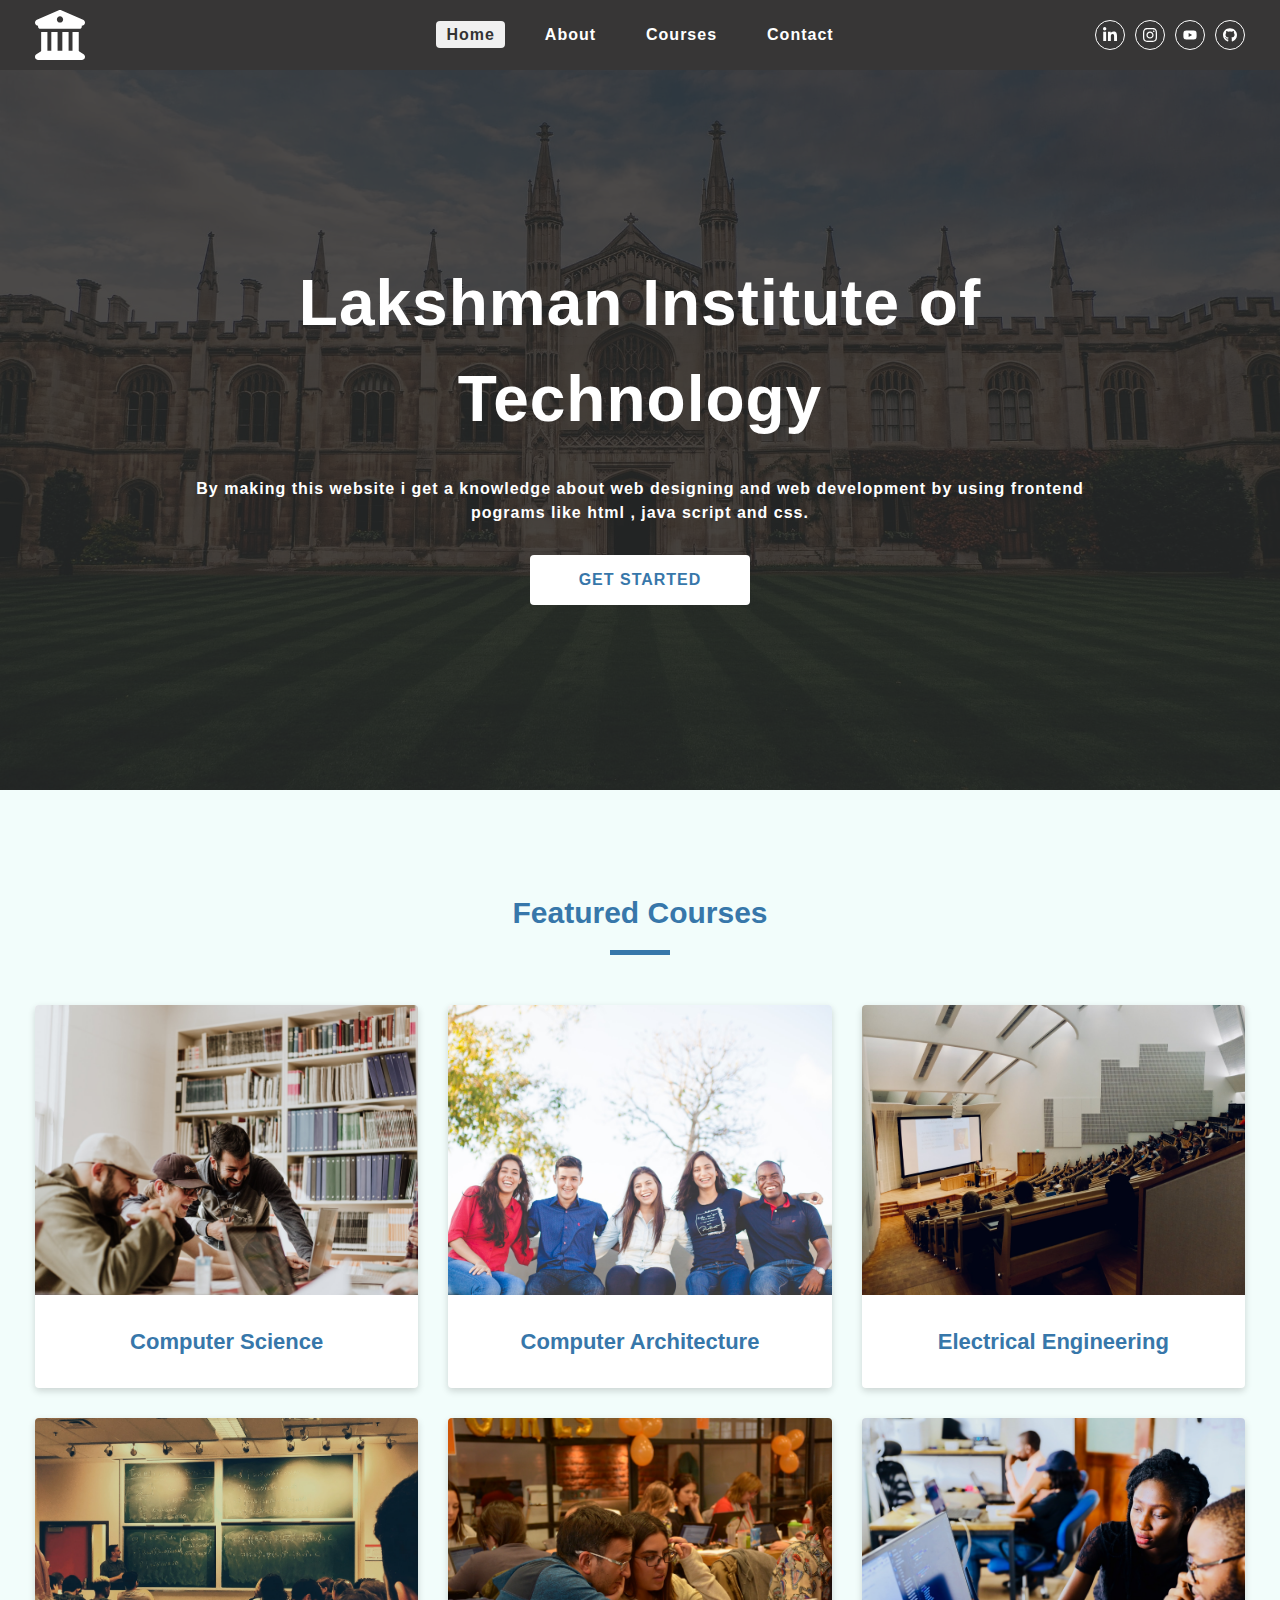
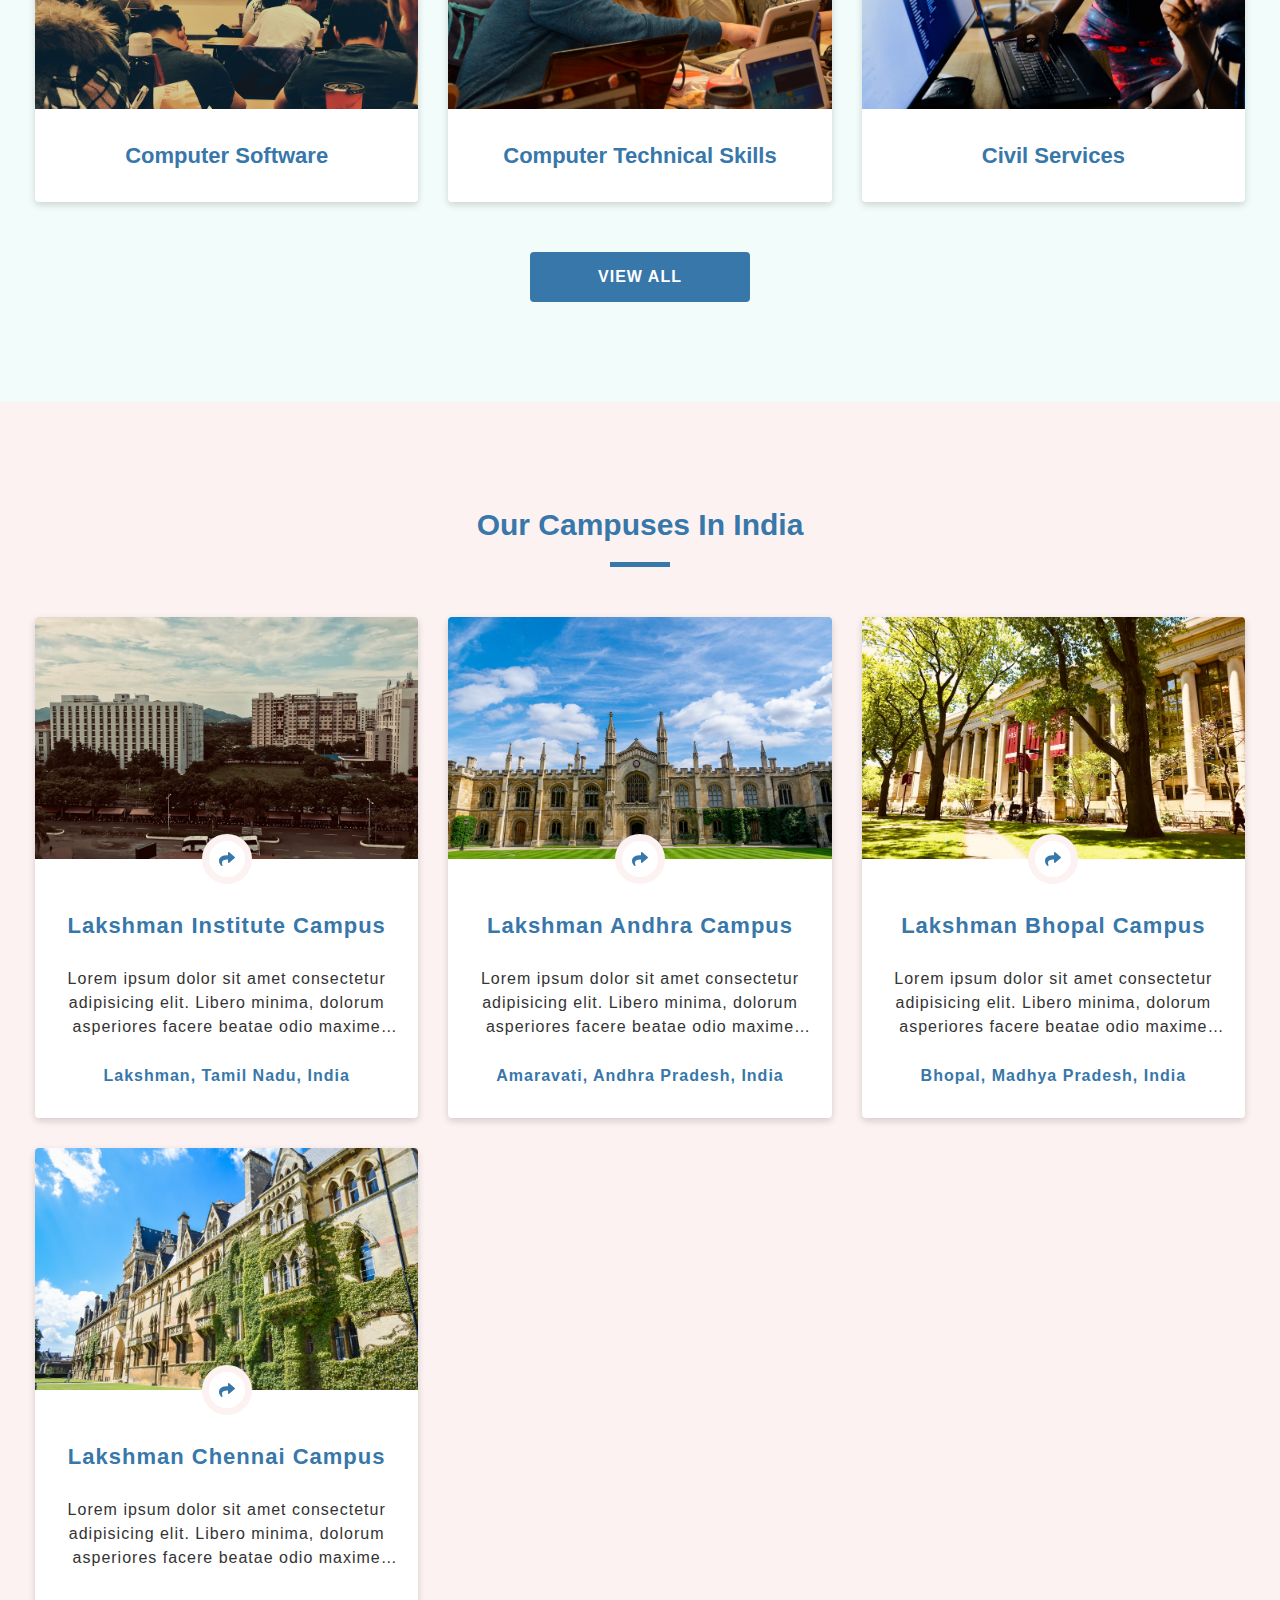
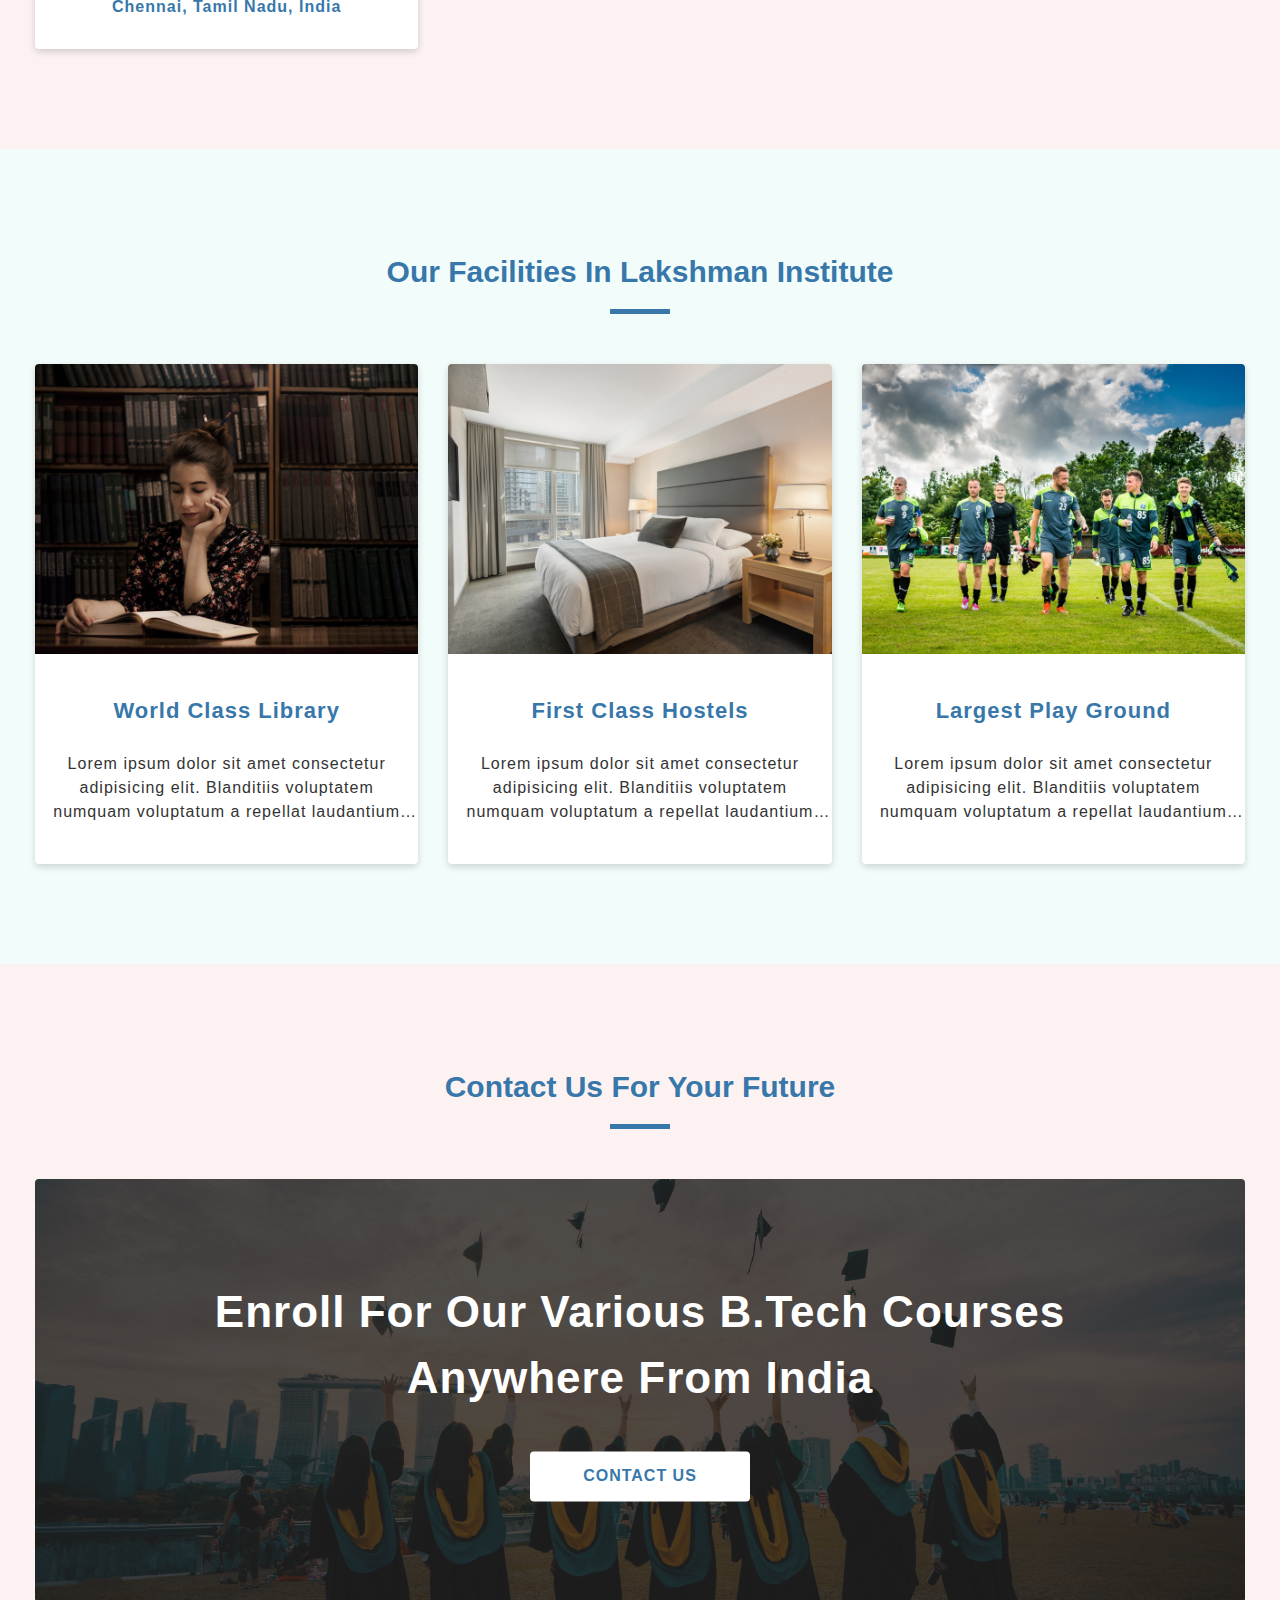
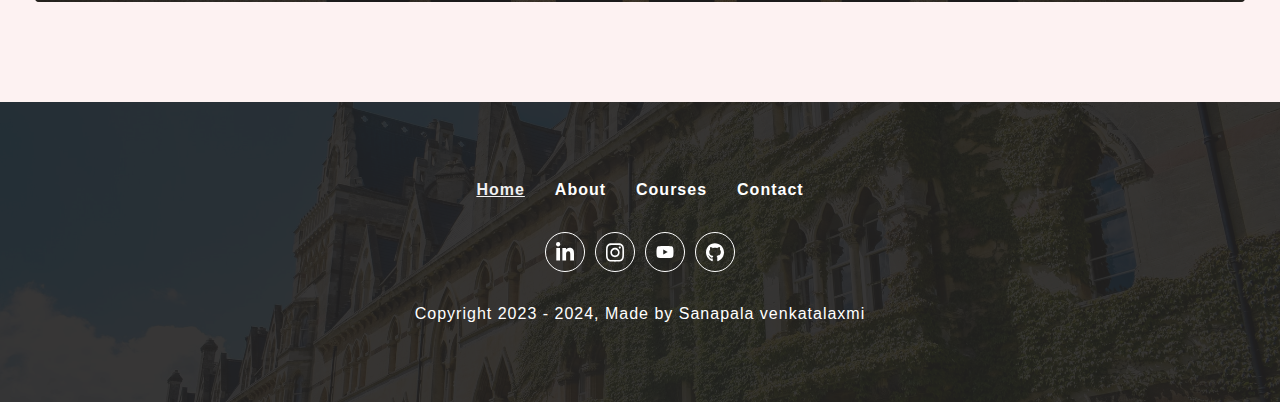
<file: index.html>
<!DOCTYPE html>
<html lang="en">
  <head>
    <meta charset="UTF-8" />
    <meta http-equiv="X-UA-Compatible" content="IE=edge" />
    <meta name="viewport" content="width=device-width, initial-scale=1.0" />
    <title>Lakshman || Institute of Technology</title>
    <link
      rel="shortcut icon"
      href="./icons/university.svg"
      type="image/x-icon"
    />
  </head>
  <link rel="stylesheet" href="./css/style.css" />
  <link rel="stylesheet" href="./css/common.css" />
  <link rel="stylesheet" href="./css/navbar.css" />
  <link rel="stylesheet" href="./css/sidebar.css" />
  <link rel="stylesheet" href="./css/footer.css" />
  <link rel="stylesheet" href="./css/home.css" />
  <body>
    <!-- nav section start -->
    <nav class="nav-container">
      <div class="nav-center wrapper">
        <div class="logo-section">
          <a href="./"
            ><img
              src="./icons//university.svg"
              alt="university logo"
              class="logo"
          /></a>
        </div>
        <div class="hamburger">
          <img src="./icons/bars.svg" alt="sidebar button" />
        </div>
        <div class="nav-links-main">
          <ul class="nav-links">
            <li><a class="nav-link active" href="./">Home</a></li>
            <li><a class="nav-link" href="./about.html">about</a></li>
            <li><a class="nav-link" href="./courses.html">courses</a></li>
            <li><a class="nav-link" href="./contact.html">contact</a></li>
          </ul>
        </div>
        <div class="nav-social-links-main">
          <ul class="nav-social-links">
            <li class="nav-social-link">
              <a
                href="./"
                target="_blank"
              >
                <img src="./icons/linkedin.svg" alt=" linkedin" />
              </a>
            </li>
            <li class="nav-social-link">
              <a
                href="./"
                target="_blank"
              >
                <img src="./icons/instagram.svg" alt="instagram" />
              </a>
            </li>
            <li class="nav-social-link">
              <a
                href="./"
                target="_blank"
              >
                <img src="./icons/youtube.svg" alt=" youtube" />
              </a>
            </li>
            <li class="nav-social-link">
              <a href="./" target="_blank">
                <img src="./icons/github.svg" alt="srikanth github" />
              </a>
            </li>
          </ul>
        </div>
      </div>
    </nav>
    <!-- nav section end -->

    <!-- sidebar section start -->
    <aside class="sidebar-container">
      <div class="sidebar-center wrapper">
        <div class="side-header">
          <div class="logo-section">
            <a href="#home"
              ><img
                src="./icons//university.svg"
                alt="university logo"
                class="logo"
            /></a>
          </div>
          <div class="close-button">
            <img src="./icons/close.svg" alt="sidebar close" />
          </div>
        </div>
        <div class="sidebar-content">
          <div class="sidebar-links-main paddingTopMobile-fifty">
            <ul class="sidebar-links">
              <li><a class="nav-link active" href="./">Home</a></li>
              <li><a class="nav-link" href="./about.html">about</a></li>
              <li><a class="nav-link" href="./courses.html">courses</a></li>
              <li><a class="nav-link" href="./contact.html">contact</a></li>
            </ul>
          </div>
        </div>
      </div>
    </aside>
    <!-- sidebar section end -->

    <!-- home hero section start -->
    <div class="home-page page-hero-container">
      <div class="page-hero">
        <div class="hero-img-component">
          <div class="img-container">
            <img
              src="./assets/university-banner.jpeg"
              alt="home page hero image"
            />
          </div>
        </div>
        <div
          class="hero-box paddingTopMobile-thirty
           paddingBottomMobile-thirty"
        >
          <div class="hero-content wrapper text-container text-center">
            <h1 class="heading">Lakshman Institute of Technology</h1>
            <p class="desc">
              By making this website i get a knowledge about web designing and web development
              by using frontend pograms like html , java script and css.
            </p>
            <div class="button-container">
              <a
                href="./contact.html"
                class="home-button button-primary-light display-inline-flex"
              >
                get started
              </a>
            </div>
          </div>
        </div>
      </div>
    </div>
    <!-- home hero section end -->

    <!-- featured courses start -->
    <div class="featured-courses-container light-blue-background">
      <div class="featured-courses-center wrapper">
        <div
          class="section-title paddingTopDesktop-hundred 
          paddingTopMobile-fifty"
        >
          <h3 class="title">featured courses</h3>
          <div class="underline"></div>
        </div>
        <section
          class="featured-courses paddingTopDesktop-fifty
           paddingBottomDesktop-fifty paddingTopMobile-fifty
            paddingBottomMobile-fifty three-column-layout"
        >
          <!-- single course start -->
          <article class="single-course">
            <div class="img-container">
              <img src="./assets/course-1.jpeg" alt="computer science" />
            </div>
            <div class="course-title">
              <p>computer science</p>
            </div>
          </article>
          <!-- single course end -->
          <!-- single course start -->
          <article class="single-course">
            <div class="img-container">
              <img src="./assets/course-2.jpeg" alt="computer science" />
            </div>
            <div class="course-title">
              <p>computer architecture</p>
            </div>
          </article>
          <!-- single course end -->
          <!-- single course start -->
          <article class="single-course">
            <div class="img-container">
              <img src="./assets/course-3.jpeg" alt="computer science" />
            </div>
            <div class="course-title">
              <p>electrical engineering</p>
            </div>
          </article>
          <!-- single course end -->
          <!-- single course start -->
          <article class="single-course">
            <div class="img-container">
              <img src="./assets/course-4.jpeg" alt="computer science" />
            </div>
            <div class="course-title">
              <p>computer software</p>
            </div>
          </article>
          <!-- single course end -->
          <!-- single course start -->
          <article class="single-course">
            <div class="img-container">
              <img src="./assets/course-5.jpeg" alt="computer science" />
            </div>
            <div class="course-title">
              <p>computer technical skills</p>
            </div>
          </article>
          <!-- single course end -->
          <!-- single course start -->
          <article class="single-course">
            <div class="img-container">
              <img src="./assets/course-6.jpeg" alt="computer science" />
            </div>
            <div class="course-title">
              <p>civil services</p>
            </div>
          </article>
          <!-- single course end -->
        </section>
        <div
          class="paddingBottomMobile-fifty
           paddingBottomDesktop-hundred text-center"
        >
          <a
            href="./courses.html"
            class="button-primary-dark display-inline-flex"
            >view all</a
          >
        </div>
      </div>
    </div>
    <!-- featured courses end -->

    <!-- our campuses section start -->
    <div class="our-campuses-container light-pink-background">
      <div class="our-campuses-center wrapper">
        <div
          class="section-title paddingTopDesktop-hundred paddingTopMobile-fifty"
        >
          <h3 class="title">our campuses in india</h3>
          <div class="underline"></div>
        </div>
        <section
          class="our-campuses paddingTopDesktop-fifty paddingBottomDesktop-hundred paddingTopMobile-fifty paddingBottomMobile-fifty three-column-layout"
        >
          <!-- single campus start -->
          <article class="each-campus">
            <div class="img-container">
              <img src="./assets/campus-1.jpeg" alt=" campus" />
              <a href="#" class="share-icon-campus">
                <img src="./icons/share.svg" alt="share icon" />
              </a>
            </div>
            <div class="campus-info text-center">
              <h2 class="campus-title">Lakshman institute campus</h2>
              <p class="desc">
                Lorem ipsum dolor sit amet consectetur adipisicing elit. Libero
                minima, dolorum asperiores facere beatae odio maxime provident
                laudantium est non.
              </p>
              <h4 class="address">Lakshman, tamil nadu, india</h4>
            </div>
          </article>
          <!-- single campus end -->
          <!-- single campus start -->
          <article class="each-campus">
            <div class="img-container">
              <img src="./assets/campus-2.jpeg" alt="lakshman campus" />
              <a href="#" class="share-icon-campus">
                <img src="./icons/share.svg" alt="share icon" />
              </a>
            </div>
            <div class="campus-info text-center">
              <h2 class="campus-title">Lakshman andhra campus</h2>
              <p class="desc">
                Lorem ipsum dolor sit amet consectetur adipisicing elit. Libero
                minima, dolorum asperiores facere beatae odio maxime provident
                laudantium est non.
              </p>
              <h4 class="address">amaravati, andhra pradesh, india</h4>
            </div>
          </article>
          <!-- single campus end -->
          <!-- single campus start -->
          <article class="each-campus">
            <div class="img-container">
              <img src="./assets/campus-3.jpeg" alt="bhopal campus" />
              <a href="#" class="share-icon-campus">
                <img src="./icons/share.svg" alt="share icon" />
              </a>
            </div>
            <div class="campus-info text-center">
              <h2 class="campus-title">lakshman bhopal campus</h2>
              <p class="desc">
                Lorem ipsum dolor sit amet consectetur adipisicing elit. Libero
                minima, dolorum asperiores facere beatae odio maxime provident
                laudantium est non.
              </p>
              <h4 class="address">bhopal, madhya pradesh, india</h4>
            </div>
          </article>
          <!-- single campus end -->
          <!-- single campus start -->
          <article class="each-campus">
            <div class="img-container">
              <img src="./assets/campus-4.jpeg" alt="chennai campus" />
              <a href="#" class="share-icon-campus">
                <img src="./icons/share.svg" alt="share icon" />
              </a>
            </div>
            <div class="campus-info text-center">
              <h2 class="campus-title">lakshman chennai campus</h2>
              <p class="desc">
                Lorem ipsum dolor sit amet consectetur adipisicing elit. Libero
                minima, dolorum asperiores facere beatae odio maxime provident
                laudantium est non.
              </p>
              <h4 class="address">chennai, tamil nadu, india</h4>
            </div>
          </article>
          <!-- single campus end -->
        </section>
      </div>
    </div>
    <!-- our campuses section end -->

    <!-- our facilities start -->
    <div class="our-facilities-container light-blue-background">
      <div class="our-facilities-center wrapper">
        <div
          class="section-title paddingTopDesktop-hundred paddingTopMobile-fifty"
        >
          <h3 class="title">our facilities in lakshman institute</h3>
          <div class="underline"></div>
        </div>
        <section
          class="our-facilities paddingTopDesktop-fifty paddingBottomDesktop-hundred paddingTopMobile-fifty paddingBottomMobile-fifty three-column-layout"
        >
          <!-- single facility start -->
          <article class="each-facility">
            <div class="img-container">
              <img src="./assets/facility-1.jpeg" alt="our campus facility" />
            </div>
            <div
              class="facility-info paddingTopMobile-thirty paddingBottomMobile-thirty paddingTopDesktop-forty paddingBottomDesktop-forty text-center"
            >
              <h3 class="facility-title">world class library</h3>
              <p class="facility-desc">
                Lorem ipsum dolor sit amet consectetur adipisicing elit.
                Blanditiis voluptatem numquam voluptatum a repellat laudantium
                vero voluptate facere, nemo consectetur?
              </p>
            </div>
          </article>
          <!-- single facility end -->
          <!-- single facility start -->
          <article class="each-facility">
            <div class="img-container">
              <img src="./assets/facility-2.jpeg" alt="our campus facility" />
            </div>
            <div
              class="facility-info paddingTopMobile-thirty paddingBottomMobile-thirty paddingTopDesktop-forty paddingBottomDesktop-forty text-center"
            >
              <h3 class="facility-title">first class hostels</h3>
              <p class="facility-desc">
                Lorem ipsum dolor sit amet consectetur adipisicing elit.
                Blanditiis voluptatem numquam voluptatum a repellat laudantium
                vero voluptate facere, nemo consectetur?
              </p>
            </div>
          </article>
          <!-- single facility end -->
          <!-- single facility start -->
          <article class="each-facility">
            <div class="img-container">
              <img src="./assets/facility-3.jpeg" alt="our campus facility" />
            </div>
            <div
              class="facility-info paddingTopMobile-thirty paddingBottomMobile-thirty paddingTopDesktop-forty paddingBottomDesktop-forty text-center"
            >
              <h3 class="facility-title">largest play ground</h3>
              <p class="facility-desc">
                Lorem ipsum dolor sit amet consectetur adipisicing elit.
                Blanditiis voluptatem numquam voluptatum a repellat laudantium
                vero voluptate facere, nemo consectetur?
              </p>
            </div>
          </article>
          <!-- single facility end -->
        </section>
      </div>
    </div>
    <!-- our facilities end -->

    <!-- contact promotion section start -->
    <div class="contact-promotion-container light-pink-background">
      <div class="contact-promotion-center wrapper">
        <div
          class="section-title paddingTopDesktop-hundred 
          paddingTopMobile-fifty"
        >
          <h3 class="title">contact us for your future</h3>
          <div class="underline"></div>
        </div>
        <section
          class="contact-promotion paddingTopDesktop-fifty 
          paddingBottomDesktop-hundred 
          paddingTopMobile-fifty
           paddingBottomMobile-fifty"
        >
          <div class="contact-promo-img">
            <img
              src="./assets/contact-promotion.jpeg"
              alt="contact promotion image"
            />
            <div class="contact-info-container text-center
             text-container">
              <h2 class="contact-heading">
                enroll for our various b.tech courses anywhere from india
              </h2>
              <a href="./contact.html"
               class="button-primary-light"
                >contact us</a
              >
            </div>
          </div>
        </section>
      </div>
    </div>
    <!-- contact promotion section end -->

    <!-- footer section start -->
    <div class="footer-container">
      <div class="footer-center wrapper">
        <div class="footer-links-main">
          <ul class="footer-links">
            <li><a class="footer-link active" href="./">Home</a></li>
            <li><a class="footer-link" href="./about.html">about</a></li>
            <li><a class="footer-link" href="./courses.html">courses</a></li>
            <li>
              <a class="footer-link" href="./contact.html">contact</a>
            </li>
          </ul>
        </div>
        <div class="social-links-main">
          <ul class="social-links">
            <li class="social-link">
              <a
                href="./"
                target="_blank"
              >
                <img src="./icons/linkedin.svg" alt=" linkedin" />
              </a>
            </li>
            <li class="social-link">
              <a
                href="./"
                target="_blank"
              >
                <img src="./icons/instagram.svg" alt="instagram" />
              </a>
            </li>
            <li class="social-link">
              <a
                href="./"
                target="_blank"
              >
                <img src="./icons/youtube.svg" alt="srikanth youtube" />
              </a>
            </li>
            <li class="social-link">
              <a href="./" target="_blank">
                <img src="./icons/github.svg" alt="srikanth github" />
              </a>
            </li>
          </ul>
        </div>
        <div class="footer-copy-right">
          <p>
            Copyright 2023 - <span class="copyright-date">2024</span>, Made by
             Sanapala venkatalaxmi
          </p>
        </div>
      </div>
    </div>
    <!-- footer section end -->

    <!--script-->
    <script src="./js/app.js"></script>
  </body>
</html>
</file>
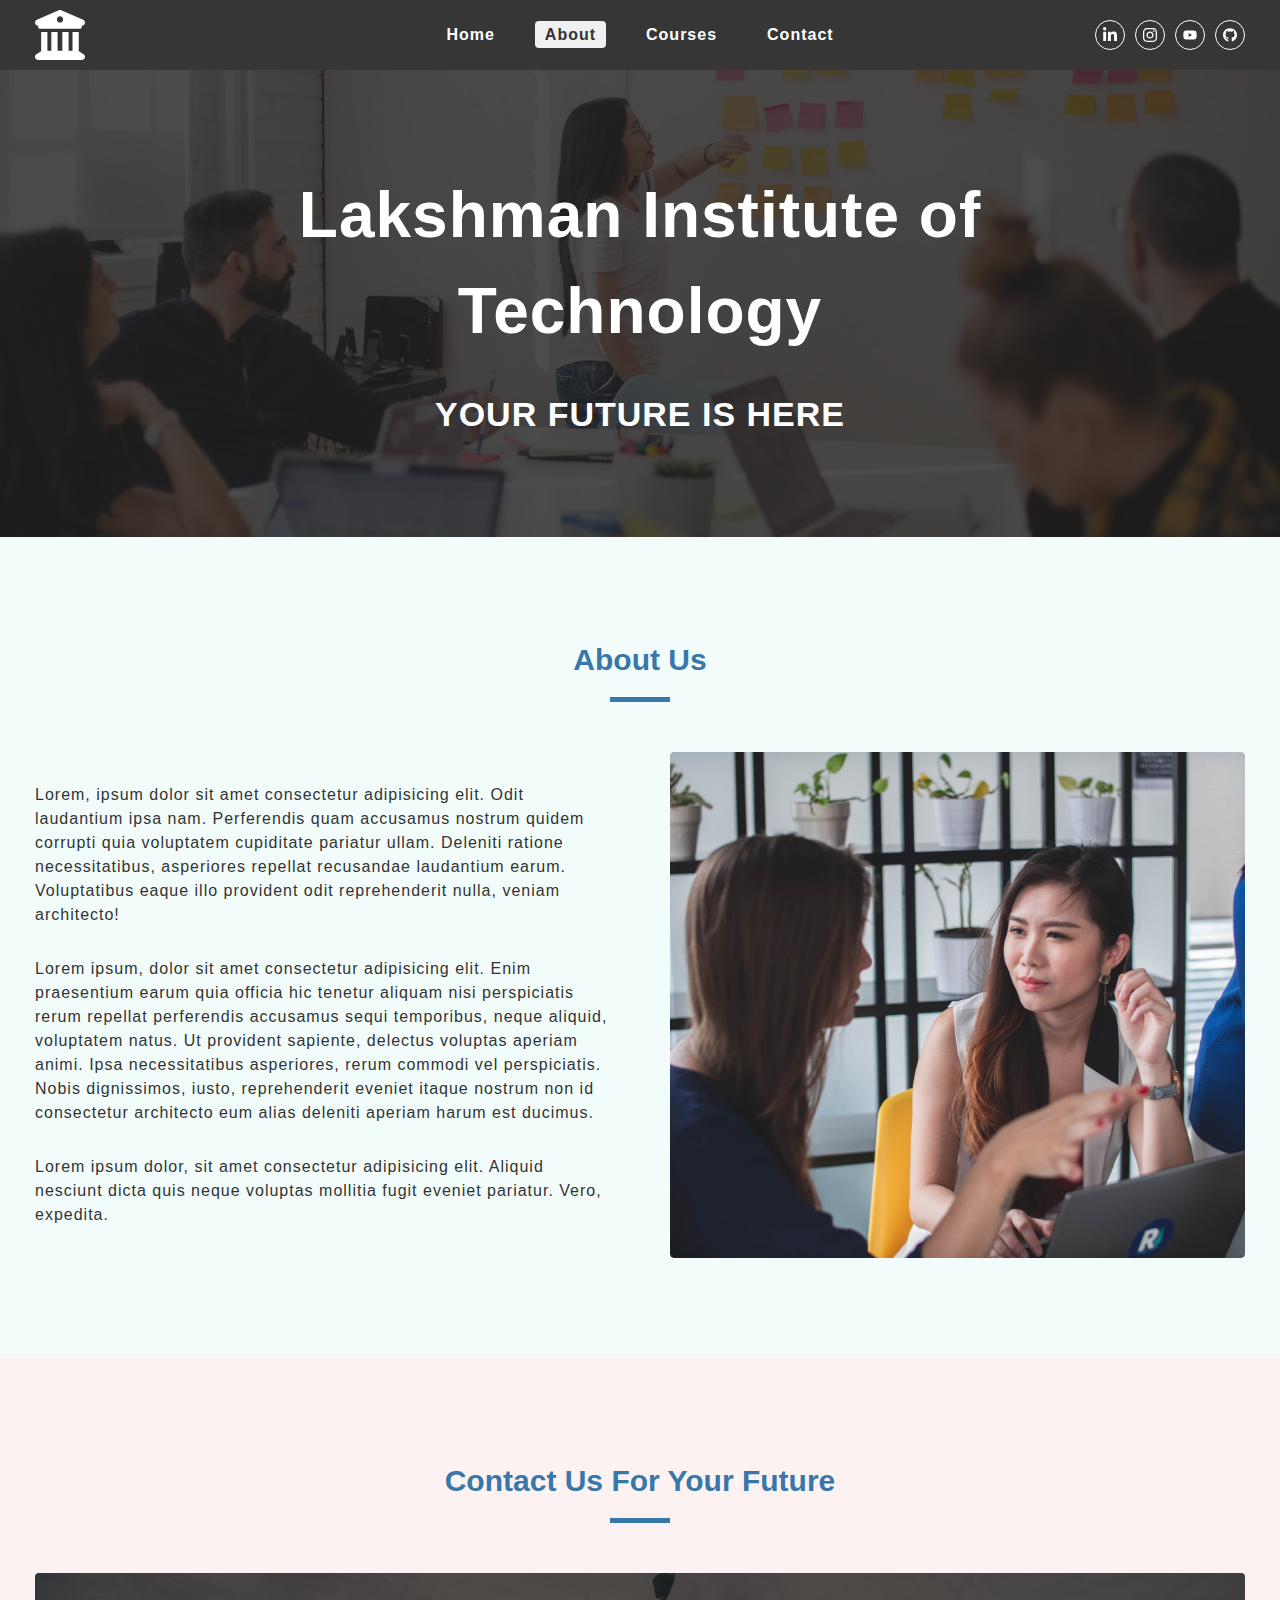
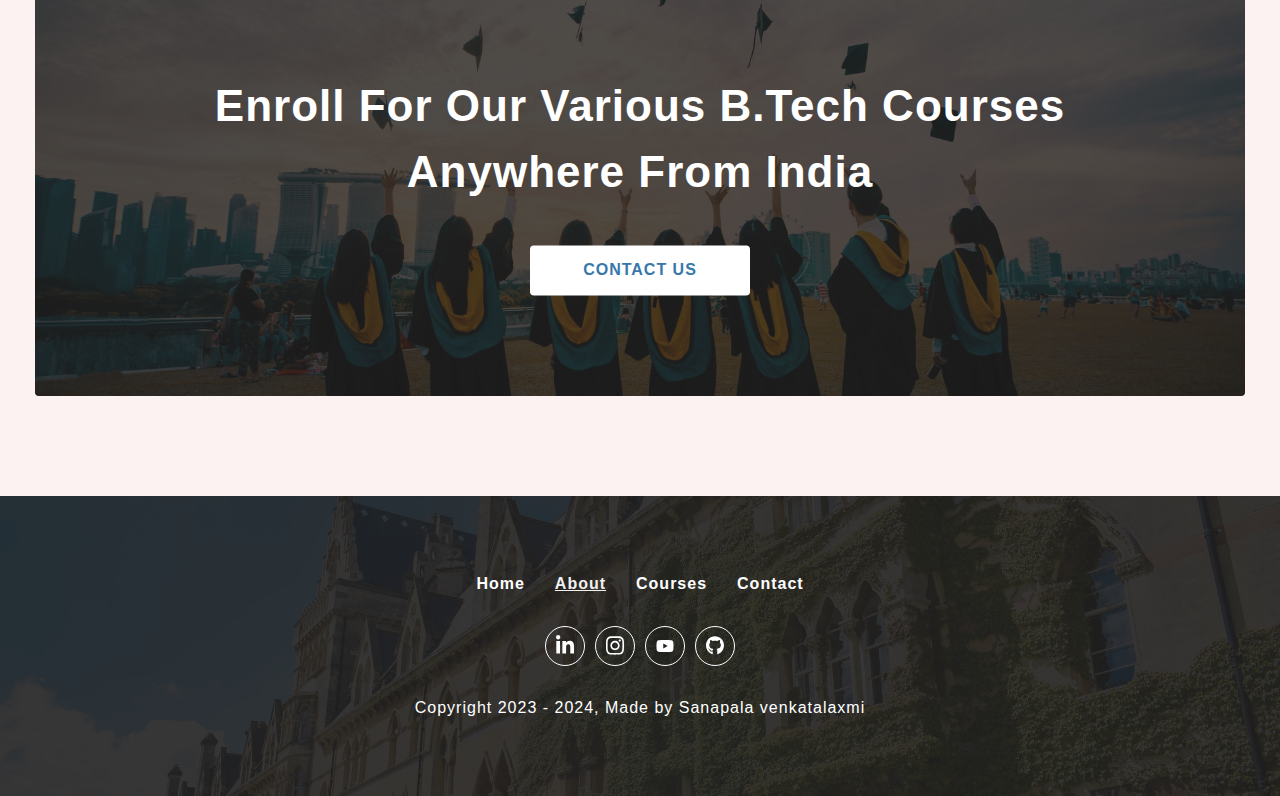
<file: about.html>
<!DOCTYPE html>
<html lang="en">
  <head>
    <meta charset="UTF-8" />
    <meta http-equiv="X-UA-Compatible" content="IE=edge" />
    <meta name="viewport" content="width=device-width, initial-scale=1.0" />
    <title>Lakshman || About Lakshman Institute of Technology</title>
    <link
      rel="shortcut icon"
      href="./icons/university.svg"
      type="image/x-icon"
    />
  </head>
  <link rel="stylesheet" href="./css/style.css" />
  <link rel="stylesheet" href="./css/common.css" />
  <link rel="stylesheet" href="./css/navbar.css" />
  <link rel="stylesheet" href="./css/sidebar.css" />
  <link rel="stylesheet" href="./css/footer.css" />
  <link rel="stylesheet" href="./css/single-feature.css" />
  <body>
    <!-- nav section start -->
    <nav class="nav-container">
      <div class="nav-center wrapper">
        <div class="logo-section">
          <a href="./"
            ><img
              src="./icons//university.svg"
              alt="university logo"
              class="logo"
          /></a>
        </div>
        <div class="hamburger">
          <img src="./icons/bars.svg" alt="sidebar button" />
        </div>
        <div class="nav-links-main">
          <ul class="nav-links">
            <li><a class="nav-link" href="./">Home</a></li>
            <li><a class="nav-link active" href="./about.html">about</a></li>
            <li><a class="nav-link" href="./courses.html">courses</a></li>
            <li><a class="nav-link" href="./contact.html">contact</a></li>
          </ul>
        </div>
        <div class="nav-social-links-main">
          <ul class="nav-social-links">
            <li class="nav-social-link">
              <a
                href="./"
                target="_blank"
              >
                <img src="./icons/linkedin.svg" alt="linkedin" />
              </a>
            </li>
            <li class="nav-social-link">
              <a
                href="./"
                target="_blank"
              >
                <img src="./icons/instagram.svg" alt="instagram" />
              </a>
            </li>
            <li class="nav-social-link">
              <a
                href="./"
                target="_blank"
              >
                <img src="./icons/youtube.svg" alt="youtube" />
              </a>
            </li>
            <li class="nav-social-link">
              <a href="./" target="_blank">
                <img src="./icons/github.svg" alt="github" />
              </a>
            </li>
          </ul>
        </div>
      </div>
    </nav>
    <!-- nav section end -->

    <!-- sidebar section start -->
    <aside class="sidebar-container">
      <div class="sidebar-center wrapper">
        <div class="side-header">
          <div class="logo-section">
            <a href="#home"
              ><img
                src="./icons//university.svg"
                alt="university logo"
                class="logo"
            /></a>
          </div>
          <div class="close-button">
            <img src="./icons/close.svg" alt="sidebar close" />
          </div>
        </div>
        <div class="sidebar-content">
          <div class="sidebar-links-main paddingTopMobile-fifty">
            <ul class="sidebar-links">
              <li><a class="nav-link" href="./">Home</a></li>
              <li><a class="nav-link active" href="./about.html">about</a></li>
              <li><a class="nav-link" href="./courses.html">courses</a></li>
              <li><a class="nav-link" href="./contact.html">contact</a></li>
            </ul>
          </div>
        </div>
      </div>
    </aside>
    <!-- sidebar section end -->

    <!-- page hero section start -->
    <div class="page-hero-container">
      <div class="page-hero">
        <div class="hero-img-component">
          <div class="img-container">
            <img src="./assets/about-banner.jpeg" alt="home page hero image" />
          </div>
        </div>
        <div
          class="hero-box paddingTopMobile-thirty paddingBottomMobile-thirty"
        >
          <div class="hero-content wrapper text-container text-center">
            <h1 class="heading">Lakshman Institute of Technology</h1>
            <h3 class="small-heading">your future is here</h3>
          </div>
        </div>
      </div>
    </div>
    <!-- page hero section end -->

    <!-- single featured component start -->
    <div
      class="single-featured-container reverse-content light-blue-background"
    >
      <div class="single-featured-center wrapper">
        <div
          class="section-title paddingTopDesktop-hundred paddingTopMobile-fifty"
        >
          <h3 class="title">about us</h3>
          <div class="underline"></div>
        </div>
        <section
          class="single-featured paddingTopDesktop-fifty paddingBottomDesktop-hundred paddingTopMobile-fifty paddingBottomMobile-fifty"
        >
          <div
            class="image-component single-featured-image paddingBottomMobile-fifty"
          >
            <img
              src="./assets/about-section.jpeg"
              alt="about section featured content"
            />
          </div>
          <div class="single-featured-text-component">
            <div class="featured-center">
              <div class="about-info">
                <p>
                  Lorem, ipsum dolor sit amet consectetur adipisicing elit. Odit
                  laudantium ipsa nam. Perferendis quam accusamus nostrum quidem
                  corrupti quia voluptatem cupiditate pariatur ullam. Deleniti
                  ratione necessitatibus, asperiores repellat recusandae
                  laudantium earum. Voluptatibus eaque illo provident odit
                  reprehenderit nulla, veniam architecto!
                </p>
                <p>
                  Lorem ipsum, dolor sit amet consectetur adipisicing elit. Enim
                  praesentium earum quia officia hic tenetur aliquam nisi
                  perspiciatis rerum repellat perferendis accusamus sequi
                  temporibus, neque aliquid, voluptatem natus. Ut provident
                  sapiente, delectus voluptas aperiam animi. Ipsa necessitatibus
                  asperiores, rerum commodi vel perspiciatis. Nobis dignissimos,
                  iusto, reprehenderit eveniet itaque nostrum non id consectetur
                  architecto eum alias deleniti aperiam harum est ducimus.
                </p>
                <p>
                  Lorem ipsum dolor, sit amet consectetur adipisicing elit.
                  Aliquid nesciunt dicta quis neque voluptas mollitia fugit
                  eveniet pariatur. Vero, expedita.
                </p>
              </div>
            </div>
          </div>
        </section>
      </div>
    </div>
    <!-- single featured component end -->

    <!-- contact promotion section start -->
    <div class="contact-promotion-container light-pink-background">
      <div class="contact-promotion-center wrapper">
        <div
          class="section-title paddingTopDesktop-hundred paddingTopMobile-fifty"
        >
          <h3 class="title">contact us for your future</h3>
          <div class="underline"></div>
        </div>
        <section
          class="contact-promotion paddingTopDesktop-fifty paddingBottomDesktop-hundred paddingTopMobile-fifty paddingBottomMobile-fifty"
        >
          <div class="contact-promo-img">
            <img
              src="./assets/contact-promotion.jpeg"
              alt="contact promotion image"
            />
            <div class="contact-info-container text-center text-container">
              <h2 class="contact-heading">
                enroll for our various b.tech courses anywhere from india
              </h2>
              <a href="./contact.html" class="button-primary-light"
                >contact us</a
              >
            </div>
          </div>
        </section>
      </div>
    </div>
    <!-- contact promotion section end -->

    <!-- footer section start -->
    <div class="footer-container">
      <div class="footer-center wrapper">
        <div class="footer-links-main">
          <ul class="footer-links">
            <li><a class="footer-link" href="./">Home</a></li>
            <li><a class="footer-link active" href="./about.html">about</a></li>
            <li><a class="footer-link" href="./courses.html">courses</a></li>
            <li><a class="footer-link" href="./contact.html">contact</a></li>
          </ul>
        </div>
        <div class="social-links-main">
          <ul class="social-links">
            <li class="social-link">
              <a
                href="./"
                target="_blank"
              >
                <img src="./icons/linkedin.svg" alt="linkedin" />
              </a>
            </li>
            <li class="social-link">
              <a
                href="./"
                target="_blank"
              >
                <img src="./icons/instagram.svg" alt="instagram" />
              </a>
            </li>
            <li class="social-link">
              <a
                href="./"
                target="_blank"
              >
                <img src="./icons/youtube.svg" alt="youtube" />
              </a>
            </li>
            <li class="social-link">
              <a href="./" target="_blank">
                <img src="./icons/github.svg" alt="srikanth github" />
              </a>
            </li>
          </ul>
        </div>
        <div class="footer-copy-right">
          <p>
            Copyright 2023 - <span class="copyright-date">2024</span>, Made by
            Sanapala venkatalaxmi
          </p>
        </div>
      </div>
    </div>
    <!-- footer section end -->
    <!--script-->
    <script src="./js/app.js"></script>
  </body>
</html>
</file>
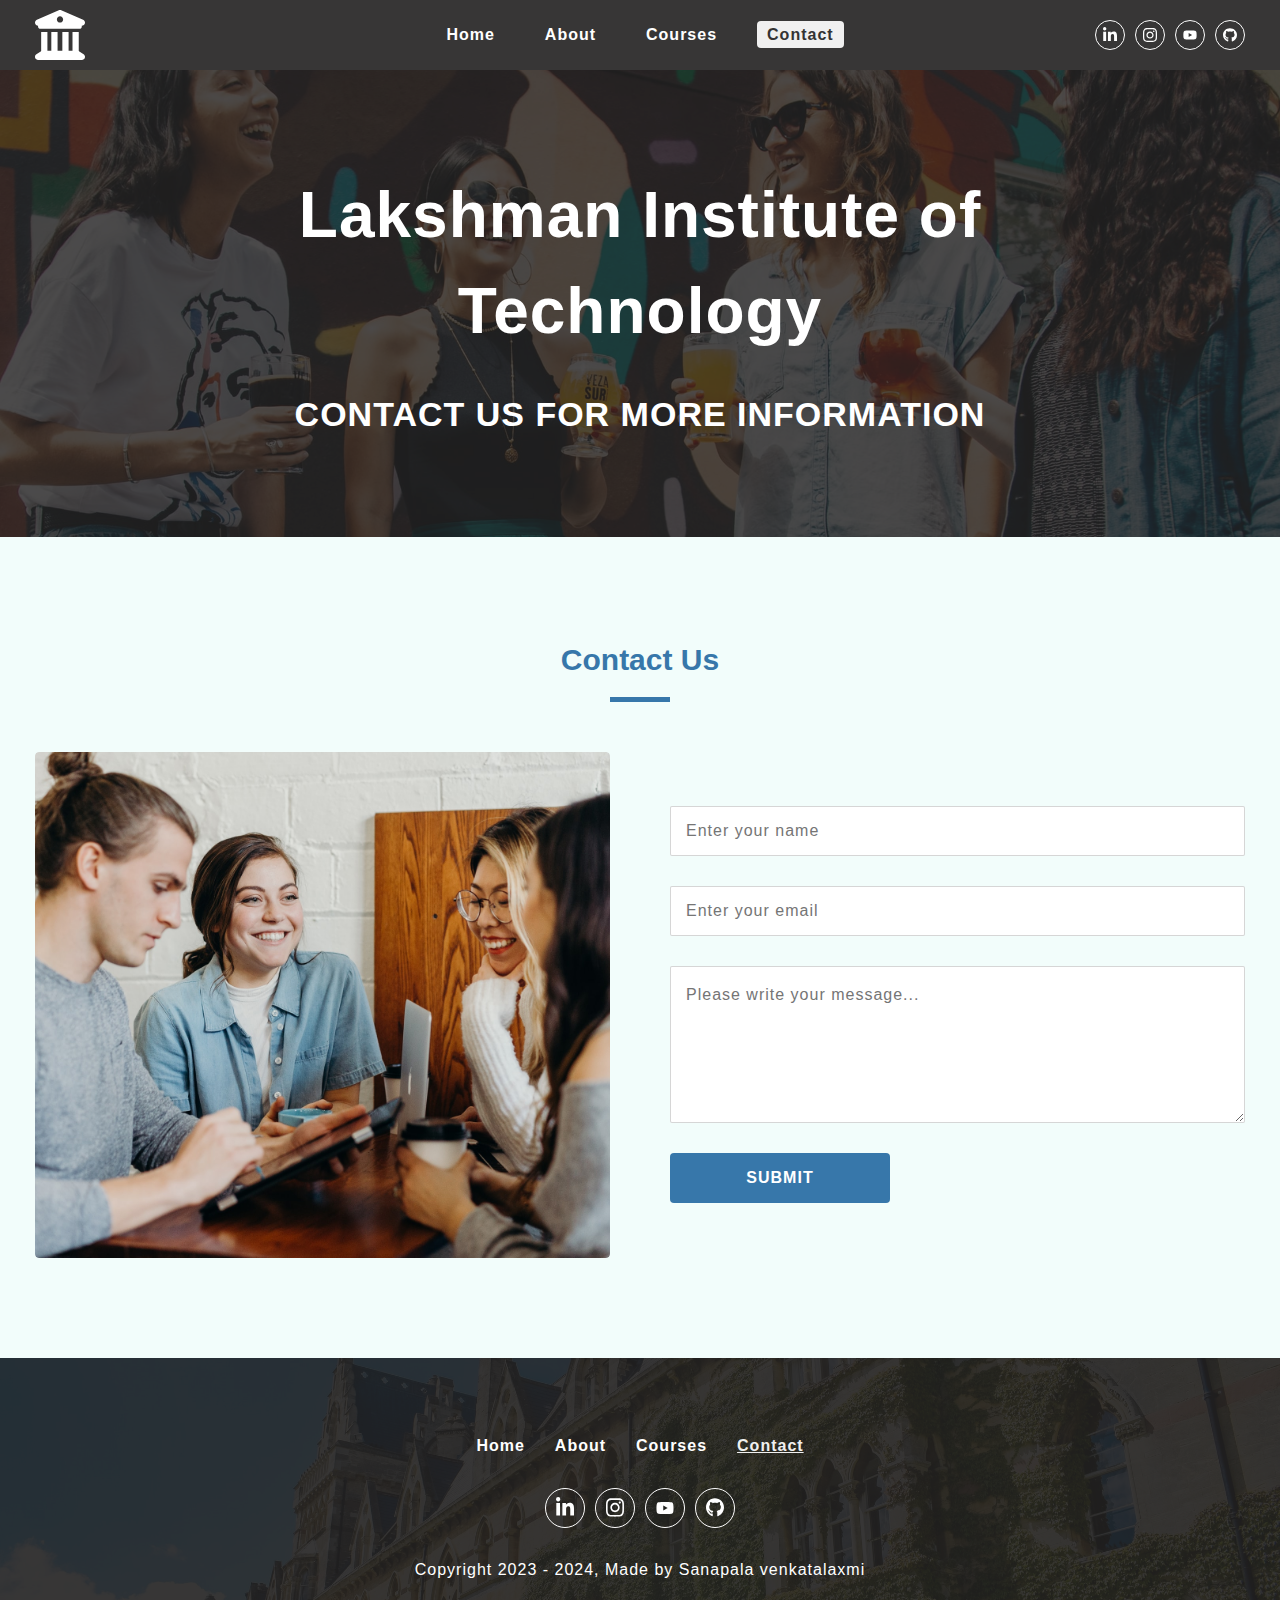
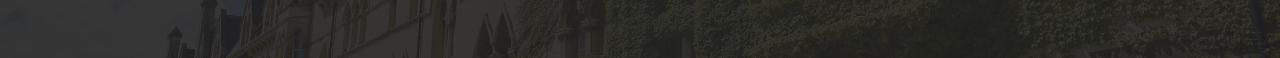
<file: contact.html>
<!DOCTYPE html>
<html lang="en">
  <head>
    <meta charset="UTF-8" />
    <meta http-equiv="X-UA-Compatible" content="IE=edge" />
    <meta name="viewport" content="width=device-width, initial-scale=1.0" />
    <title>Lakshman || Contact Lakshman Institute of Technology</title>
    <link
      rel="shortcut icon"
      href="./icons/university.svg"
      type="image/x-icon"
    />
  </head>
  <link rel="stylesheet" href="./css/style.css" />
  <link rel="stylesheet" href="./css/common.css" />
  <link rel="stylesheet" href="./css/navbar.css" />
  <link rel="stylesheet" href="./css/sidebar.css" />
  <link rel="stylesheet" href="./css/footer.css" />
  <link rel="stylesheet" href="./css/single-feature.css" />
  <body>
    <!-- nav section start -->
    <nav class="nav-container">
      <div class="nav-center wrapper">
        <div class="logo-section">
          <a href="./"
            ><img
              src="./icons//university.svg"
              alt="university logo"
              class="logo"
          /></a>
        </div>
        <div class="hamburger">
          <img src="./icons/bars.svg" alt="sidebar button" />
        </div>
        <div class="nav-links-main">
          <ul class="nav-links">
            <li><a class="nav-link" href="./">Home</a></li>
            <li><a class="nav-link" href="./about.html">about</a></li>
            <li><a class="nav-link" href="./courses.html">courses</a></li>
            <li>
              <a class="nav-link active" href="./contact.html">contact</a>
            </li>
          </ul>
        </div>
        <div class="nav-social-links-main">
          <ul class="nav-social-links">
            <li class="nav-social-link">
              <a
                href="./"
                target="_blank"
              >
                <img src="./icons/linkedin.svg" alt="linkedin" />
              </a>
            </li>
            <li class="nav-social-link">
              <a
                href="./"
                target="_blank"
              >
                <img src="./icons/instagram.svg" alt="instagram" />
              </a>
            </li>
            <li class="nav-social-link">
              <a
                href="./"
                target="_blank"
              >
                <img src="./icons/youtube.svg" alt="youtube" />
              </a>
            </li>
            <li class="nav-social-link">
              <a href="./" target="_blank">
                <img src="./icons/github.svg" alt="github" />
              </a>
            </li>
          </ul>
        </div>
      </div>
    </nav>
    <!-- nav section end -->

    <!-- sidebar section start -->
    <aside class="sidebar-container">
      <div class="sidebar-center wrapper">
        <div class="side-header">
          <div class="logo-section">
            <a href="./"
              ><img
                src="./icons//university.svg"
                alt="university logo"
                class="logo"
            /></a>
          </div>
          <div class="close-button">
            <img src="./icons/close.svg" alt="sidebar close" />
          </div>
        </div>
        <div class="sidebar-content">
          <div class="sidebar-links-main paddingTopMobile-fifty">
            <ul class="sidebar-links">
              <li><a class="nav-link" href="./">Home</a></li>
              <li><a class="nav-link" href="./about.html">about</a></li>
              <li><a class="nav-link" href="./courses.html">courses</a></li>
              <li>
                <a class="nav-link active" href="./contact.html">contact</a>
              </li>
            </ul>
          </div>
        </div>
      </div>
    </aside>
    <!-- sidebar section end -->

    <!-- page hero section start -->
    <div class="page-hero-container">
      <div class="page-hero">
        <div class="hero-img-component">
          <div class="img-container">
            <img
              src="./assets/contact-banner.jpeg"
              alt="contact page hero image"
            />
          </div>
        </div>
        <div
          class="hero-box paddingTopMobile-thirty paddingBottomMobile-thirty"
        >
          <div class="hero-content wrapper text-container text-center">
            <h1 class="heading">Lakshman Institute of Technology</h1>
            <h3 class="small-heading">contact us for more information</h3>
          </div>
        </div>
      </div>
    </div>
    <!-- page hero section end -->

    <!-- single featured component start -->
    <div class="single-featured-container light-blue-background">
      <div class="single-featured-center wrapper">
        <div
          class="section-title paddingTopDesktop-hundred 
          paddingTopMobile-fifty"
        >
          <h3 class="title">contact us</h3>
          <div class="underline"></div>
        </div>
        <section
          class="single-featured 
          paddingTopDesktop-fifty 
          paddingBottomDesktop-hundred
          paddingTopMobile-fifty paddingBottomMobile-fifty"
        >
          <div
            class="image-component single-featured-image 
            paddingBottomMobile-fifty"
          >
            <img
              src="./assets/contact-section.jpeg"
              alt="contact section featured content"
            />
          </div>
          <div class="single-featured-text-component">
            <div class="featured-center">
              <div class="about-info">
                <form class="contact-us-form">
                  <input
                    type="text"
                    class="primary-input full-width-mobile full-width-desktop"
                    placeholder="Enter your name"
                    required
                  />
                  <input
                    type="email"
                    class="primary-input full-width-mobile full-width-desktop"
                    placeholder="Enter your email"
                    required
                  />
                  <textarea
                    name="message"
                    id="message"
                    cols="30"
                    rows="5"
                    class="primary-textarea full-width-mobile full-width-desktop"
                    placeholder="Please write your message..."
                  ></textarea>
                  <button class="button-primary-dark full-width-mobile">
                    submit
                  </button>
                </form>
              </div>
            </div>
          </div>
        </section>
      </div>
    </div>
    <!-- single featured component end -->

    <!-- footer section start -->
    <div class="footer-container">
      <div class="footer-center wrapper">
        <div class="footer-links-main">
          <ul class="footer-links">
            <li><a class="footer-link" href="./">Home</a></li>
            <li><a class="footer-link" href="./about.html">about</a></li>
            <li><a class="footer-link" href="./courses.html">courses</a></li>
            <li>
              <a class="footer-link active" href="./contact.html">contact</a>
            </li>
          </ul>
        </div>
        <div class="social-links-main">
          <ul class="social-links">
            <li class="social-link">
              <a
                href="./"
                target="_blank"
              >
                <img src="./icons/linkedin.svg" alt="linkedin" />
              </a>
            </li>
            <li class="social-link">
              <a
                href="./"
                target="_blank"
              >
                <img src="./icons/instagram.svg" alt="instagram" />
              </a>
            </li>
            <li class="social-link">
              <a
                href="./"
                target="_blank"
              >
                <img src="./icons/youtube.svg" alt="youtube" />
              </a>
            </li>
            <li class="social-link">
              <a href="./" target="_blank">
                <img src="./icons/github.svg" alt="github" />
              </a>
            </li>
          </ul>
        </div>
        <div class="footer-copy-right">
          <p>
            Copyright 2023 - <span class="copyright-date">2024</span>, Made by
            Sanapala venkatalaxmi
          </p>
        </div>
      </div>
    </div>
    <!-- footer section end -->
    <!--script-->
    <script src="./js/app.js"></script>
  </body>
</html>
</file>
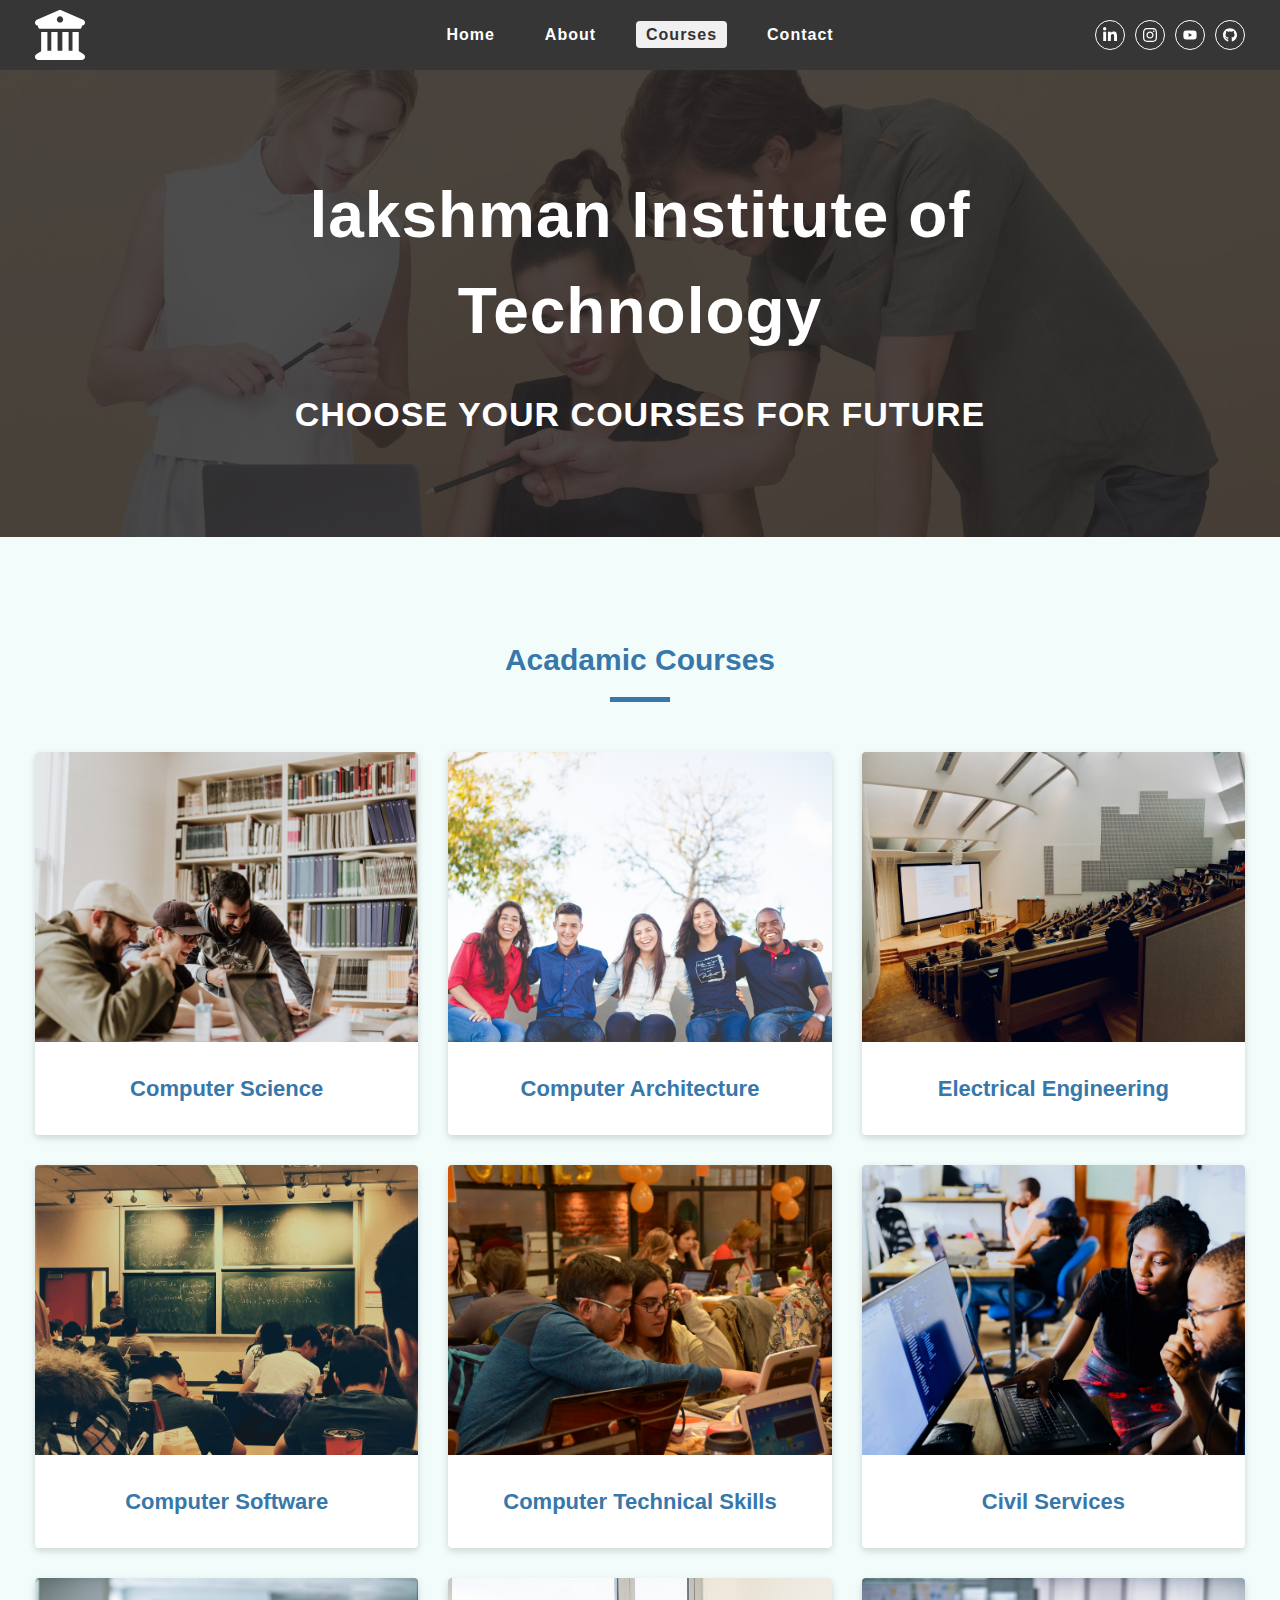
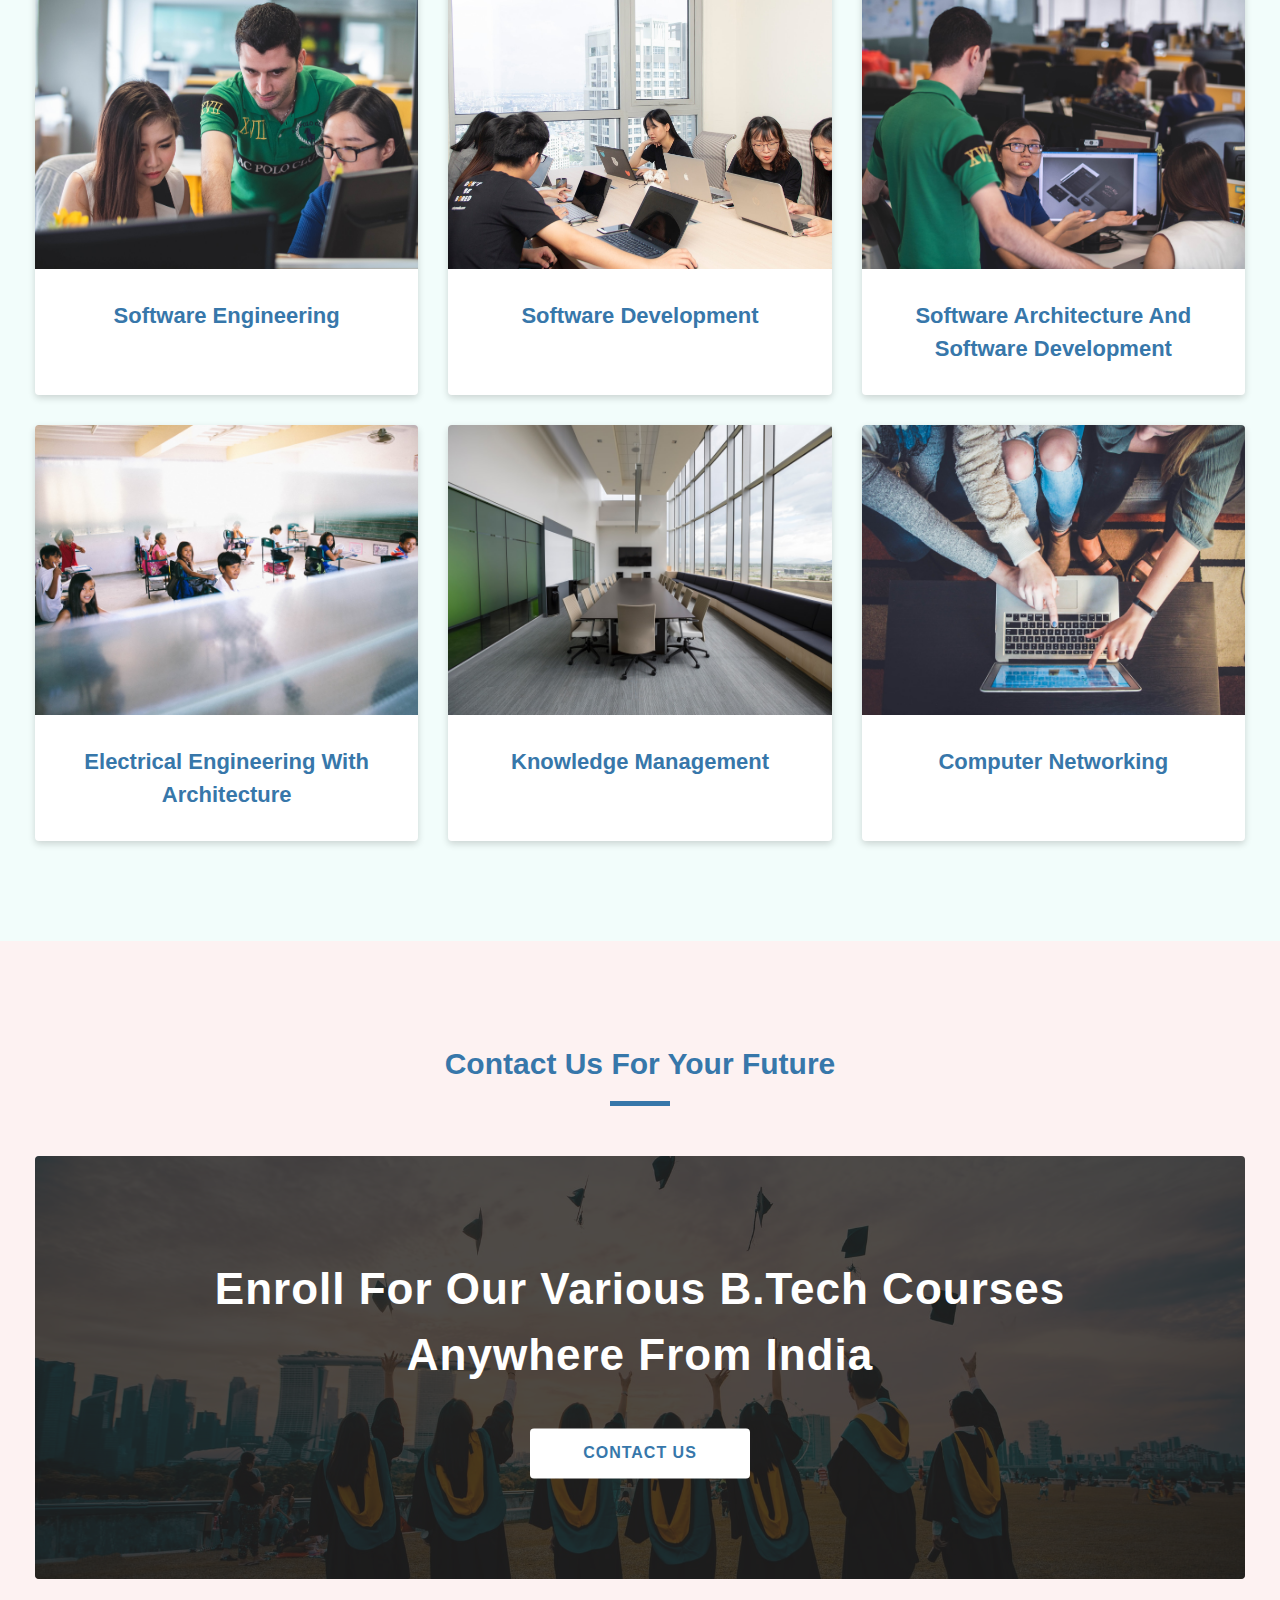
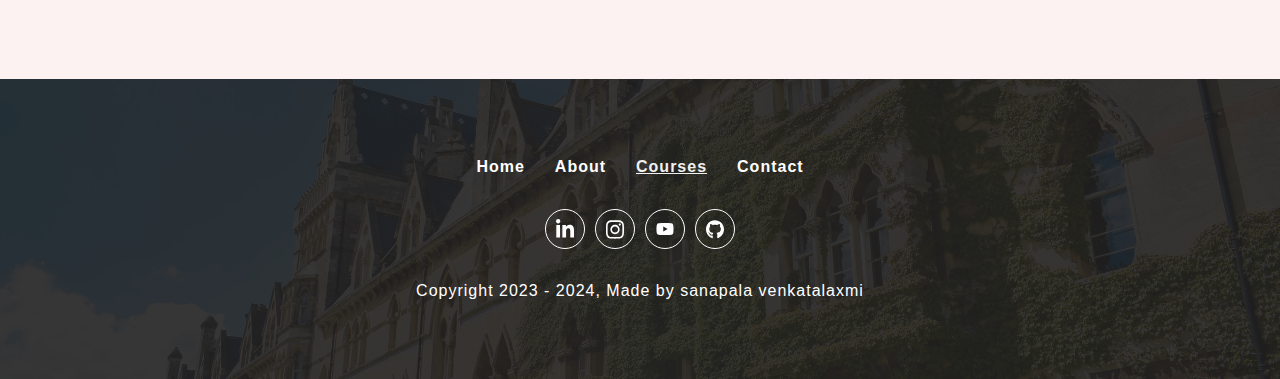
<file: courses.html>
<!DOCTYPE html>
<html lang="en">
  <head>
    <meta charset="UTF-8" />
    <meta http-equiv="X-UA-Compatible" content="IE=edge" />
    <meta name="viewport" content="width=device-width, initial-scale=1.0" />
    <title>Lakshman || Courses lakshman Institute of Technology</title>
    <link
      rel="shortcut icon"
      href="./icons/university.svg"
      type="image/x-icon"
    />
  </head>
  <link rel="stylesheet" href="./css/style.css" />
  <link rel="stylesheet" href="./css/common.css" />
  <link rel="stylesheet" href="./css/navbar.css" />
  <link rel="stylesheet" href="./css/sidebar.css" />
  <link rel="stylesheet" href="./css/footer.css" />
  <body>
    <!-- nav section start -->
    <nav class="nav-container">
      <div class="nav-center wrapper">
        <div class="logo-section">
          <a href="./"
            ><img
              src="./icons//university.svg"
              alt="university logo"
              class="logo"
          /></a>
        </div>
        <div class="hamburger">
          <img src="./icons/bars.svg" alt="sidebar button" />
        </div>
        <div class="nav-links-main">
          <ul class="nav-links">
            <li><a class="nav-link" href="./">Home</a></li>
            <li><a class="nav-link" href="./about.html">about</a></li>
            <li>
              <a class="nav-link active" href="./courses.html">courses</a>
            </li>
            <li><a class="nav-link" href="./contact.html">contact</a></li>
          </ul>
        </div>
        <div class="nav-social-links-main">
          <ul class="nav-social-links">
            <li class="nav-social-link">
              <a
                href="./"
                target="_blank"
              >
                <img src="./icons/linkedin.svg" alt=" linkedin" />
              </a>
            </li>
            <li class="nav-social-link">
              <a
                href="./"
                target="_blank"
              >
                <img src="./icons/instagram.svg" alt="instagram" />
              </a>
            </li>
            <li class="nav-social-link">
              <a
                href="./"
                target="_blank"
              >
                <img src="./icons/youtube.svg" alt="youtube" />
              </a>
            </li>
            <li class="nav-social-link">
              <a href="./" target="_blank">
                <img src="./icons/github.svg" alt=" github" />
              </a>
            </li>
          </ul>
        </div>
      </div>
    </nav>
    <!-- nav section end -->

    <!-- sidebar section start -->
    <aside class="sidebar-container">
      <div class="sidebar-center wrapper">
        <div class="side-header">
          <div class="logo-section">
            <a href="./"
              ><img
                src="./icons//university.svg"
                alt="university logo"
                class="logo"
            /></a>
          </div>
          <div class="close-button">
            <img src="./icons/close.svg" alt="sidebar close" />
          </div>
        </div>
        <div class="sidebar-content">
          <div class="sidebar-links-main paddingTopMobile-fifty">
            <ul class="sidebar-links">
              <li><a class="nav-link" href="./">Home</a></li>
              <li><a class="nav-link" href="./about.html">about</a></li>
              <li>
                <a class="nav-link active" href="./courses.html">courses</a>
              </li>
              <li><a class="nav-link" href="./contact.html">contact</a></li>
            </ul>
          </div>
        </div>
      </div>
    </aside>
    <!-- sidebar section end -->

    <!-- page hero section start -->
    <div class="page-hero-container">
      <div class="page-hero">
        <div class="hero-img-component">
          <div class="img-container">
            <img
              src="./assets/courses-banner.jpeg"
              alt="course page hero image"
            />
          </div>
        </div>
        <div
          class="hero-box paddingTopMobile-thirty paddingBottomMobile-thirty"
        >
          <div class="hero-content wrapper text-container text-center">
            <h1 class="heading">lakshman Institute of Technology</h1>
            <h3 class="small-heading">choose your courses for future</h3>
          </div>
        </div>
      </div>
    </div>
    <!-- page hero section end -->

    <!-- featured courses start -->
    <div class="featured-courses-container light-blue-background">
      <div class="featured-courses-center wrapper">
        <div
          class="section-title paddingTopDesktop-hundred paddingTopMobile-fifty"
        >
          <h3 class="title">acadamic courses</h3>
          <div class="underline"></div>
        </div>
        <section
          class="featured-courses paddingTopDesktop-fifty paddingBottomDesktop-hundred paddingTopMobile-fifty paddingBottomMobile-fifty three-column-layout"
        >
          <!-- single course start -->
          <article class="single-course">
            <div class="img-container">
              <img src="./assets/course-1.jpeg" alt="computer science" />
            </div>
            <div class="course-title">
              <p>computer science</p>
            </div>
          </article>
          <!-- single course end -->
          <!-- single course start -->
          <article class="single-course">
            <div class="img-container">
              <img src="./assets/course-2.jpeg" alt="computer science" />
            </div>
            <div class="course-title">
              <p>computer architecture</p>
            </div>
          </article>
          <!-- single course end -->
          <!-- single course start -->
          <article class="single-course">
            <div class="img-container">
              <img src="./assets/course-3.jpeg" alt="computer science" />
            </div>
            <div class="course-title">
              <p>electrical engineering</p>
            </div>
          </article>
          <!-- single course end -->
          <!-- single course start -->
          <article class="single-course">
            <div class="img-container">
              <img src="./assets/course-4.jpeg" alt="computer science" />
            </div>
            <div class="course-title">
              <p>computer software</p>
            </div>
          </article>
          <!-- single course end -->
          <!-- single course start -->
          <article class="single-course">
            <div class="img-container">
              <img src="./assets/course-5.jpeg" alt="computer science" />
            </div>
            <div class="course-title">
              <p>computer technical skills</p>
            </div>
          </article>
          <!-- single course end -->
          <!-- single course start -->
          <article class="single-course">
            <div class="img-container">
              <img src="./assets/course-6.jpeg" alt="computer science" />
            </div>
            <div class="course-title">
              <p>civil services</p>
            </div>
          </article>
          <!-- single course end -->
          <!-- single course start -->
          <article class="single-course">
            <div class="img-container">
              <img src="./assets/course-7.jpeg" alt="computer science" />
            </div>
            <div class="course-title">
              <p>software engineering</p>
            </div>
          </article>
          <!-- single course end -->
          <!-- single course start -->
          <article class="single-course">
            <div class="img-container">
              <img src="./assets/course-8.jpeg" alt="computer science" />
            </div>
            <div class="course-title">
              <p>software development</p>
            </div>
          </article>
          <!-- single course end -->
          <!-- single course start -->
          <article class="single-course">
            <div class="img-container">
              <img src="./assets/course-9.jpeg" alt="computer science" />
            </div>
            <div class="course-title">
              <p>software architecture and software development</p>
            </div>
          </article>
          <!-- single course end -->
          <!-- single course start -->
          <article class="single-course">
            <div class="img-container">
              <img src="./assets/course-10.jpeg" alt="computer science" />
            </div>
            <div class="course-title">
              <p>electrical engineering with architecture</p>
            </div>
          </article>
          <!-- single course end -->
          <!-- single course start -->
          <article class="single-course">
            <div class="img-container">
              <img src="./assets/course-11.jpeg" alt="computer science" />
            </div>
            <div class="course-title">
              <p>knowledge management</p>
            </div>
          </article>
          <!-- single course end -->
          <!-- single course start -->
          <article class="single-course">
            <div class="img-container">
              <img src="./assets/course-12.jpeg" alt="computer science" />
            </div>
            <div class="course-title">
              <p>computer networking</p>
            </div>
          </article>
          <!-- single course end -->
        </section>
      </div>
    </div>
    <!-- featured courses end -->

    <!-- contact promotion section start -->
    <div class="contact-promotion-container light-pink-background">
      <div class="contact-promotion-center wrapper">
        <div
          class="section-title paddingTopDesktop-hundred paddingTopMobile-fifty"
        >
          <h3 class="title">contact us for your future</h3>
          <div class="underline"></div>
        </div>
        <section
          class="contact-promotion paddingTopDesktop-fifty paddingBottomDesktop-hundred paddingTopMobile-fifty paddingBottomMobile-fifty"
        >
          <div class="contact-promo-img">
            <img
              src="./assets/contact-promotion.jpeg"
              alt="contact promotion image"
            />
            <div class="contact-info-container text-center text-container">
              <h2 class="contact-heading">
                enroll for our various b.tech courses anywhere from india
              </h2>
              <a href="./contact.html" class="button-primary-light"
                >contact us</a
              >
            </div>
          </div>
        </section>
      </div>
    </div>
    <!-- contact promotion section end -->

    <!-- footer section start -->
    <div class="footer-container">
      <div class="footer-center wrapper">
        <div class="footer-links-main">
          <ul class="footer-links">
            <li><a class="footer-link" href="./">Home</a></li>
            <li><a class="footer-link" href="./about.html">about</a></li>
            <li>
              <a class="footer-link active" href="./courses.html">courses</a>
            </li>
            <li><a class="footer-link" href="./contact.html">contact</a></li>
          </ul>
        </div>
        <div class="social-links-main">
          <ul class="social-links">
            <li class="social-link">
              <a
                href="./"
                target="_blank"
              >
                <img src="./icons/linkedin.svg" alt="linkedin" />
              </a>
            </li>
            <li class="social-link">
              <a
                href="./"
                target="_blank"
              >
                <img src="./icons/instagram.svg" alt="instagram" />
              </a>
            </li>
            <li class="social-link">
              <a
                href="./"
                target="_blank"
              >
                <img src="./icons/youtube.svg" alt=" youtube" />
              </a>
            </li>
            <li class="social-link">
              <a href="./" target="_blank">
                <img src="./icons/github.svg" alt="github" />
              </a>
            </li>
          </ul>
        </div>
        <div class="footer-copy-right">
          <p>
            Copyright 2023 - <span class="copyright-date">2024</span>, Made by
            sanapala venkatalaxmi
          </p>
        </div>
      </div>
    </div>
    <!-- footer section end -->
    <!--script-->
    <script src="./js/app.js"></script>
  </body>
</html>
</file>
<file: css/style.css>
/* global variables */
:root {
    --clr-primary: #3777aa;
    --clr-primary-light: #2284d3;
    --clr-white: #ffffff;
    --clr-white-light: #f0f0f0;
    --clr-shadow: #00000029;
    --clr-black: #333333;
    --clr-black-30: rgba(34, 32, 32, 0.3);
    --clr-black-80: #222020cc;
    --clr-black-90: #212020e6;
    --clr-pink-light: #fdf2f2;
    --clr-blue-light: #f2fdfb;
  
    --transition: all 0.3s linear;
    --box-shadow-light: 0px 3px 7px var(--clr-shadow);
    --box-shadow-dark: 0px 3px 7px var(--clr-black-30);
    --font-family: Arial, Helvetica, sans-serif;
    --radius: 4px;
  }
  
  /* Global Styles */
  *,
  ::after,
  ::before {
    margin: 0px;
    padding: 0px;
    box-sizing: border-box;
  }
  *:focus {
    outline-width: 2px;
    outline-offset: 1px;
    outline-color: var(--clr-primary);
  }
  body {
    color: var(--clr-black);
    background: var(--clr-white);
    font-family: var(--font-family);
    line-height: 1.5;
  }
  ul {
    list-style-type: none;
  }
  a {
    text-decoration: none;
  }
  img {
    display: block;
  }
  
  /* global classes */
  .wrapper {
    width: 100%;
    padding-left: 20px;
    padding-right: 20px;
    max-width: 1250px;
    margin-left: auto;
    margin-right: auto;
  }
  .display-block {
    display: block !important;
  }
  .text-container {
    max-width: 1000px;
    margin-left: auto;
    margin-right: auto;
  }
  .text-center {
    text-align: center;
  }
  .text-left {
    text-align: left;
  }
  .text-right {
    text-align: right;
  }
  .section-title .title {
    font-size: 30px;
    font-weight: bold;
    margin-bottom: 15px;
    text-align: center;
    text-transform: capitalize;
    color: var(--clr-primary);
  }
  .section-title .underline {
    width: 60px;
    height: 5px;
    background: var(--clr-primary);
    margin-left: auto;
    margin-right: auto;
  }
  @media screen and (max-width: 991px) {
    .full-width-mobile {
      width: 100%;
    }
  }
  @media screen and (min-width: 992px) {
    .full-width-desktop {
      width: 100%;
    }
  }
  .light-pink-background {
    background: var(--clr-pink-light);
  }
  .light-blue-background {
    background: var(--clr-blue-light);
  }
  
  /* buttons & inputs */
  .button-primary-dark,
  .button-primary-light {
    font-weight: bold;
    border: none;
    border: none;
    cursor: pointer;
    height: 45px;
    transition: var(--transition);
    font-size: 16px;
    text-transform: uppercase;
    letter-spacing: 1px;
    padding-left: 20px;
    padding-right: 20px;
    min-width: 200px;
    display: inline-flex;
    justify-content: center;
    align-items: center;
    border-radius: var(--radius);
  }
  .button-primary-dark {
    background: var(--clr-primary);
    color: var(--clr-white);
  }
  .button-primary-light {
    background: var(--clr-white);
    color: var(--clr-primary);
  }
  .button-primary-dark:hover {
    background: var(--clr-primary-light);
  }
  .button-primary-light:hover {
    background: var(--clr-white-light);
  }
  .primary-input,
  .primary-textarea {
    height: 45px;
    font-size: 16px;
    line-height: 25px;
    padding-left: 15px;
    padding-right: 15px;
    border-radius: 2px;
    border: 1px solid var(--clr-shadow);
    background: var(--clr-white);
    letter-spacing: 1px;
    font-family: var(--font-family);
  }
  .primary-textarea {
    height: unset;
    padding-top: 15px;
    padding-bottom: 15px;
    resize: vertical;
  }
  
  @media screen and (min-width: 769px) {
    .button-primary-dark,
    .button-primary-light {
      height: 50px;
      min-width: 220px;
    }
    .primary-input {
      height: 50px;
    }
  }
  
  /* animations */
  @keyframes bounceAnimation {
    0% {
      transform: scale(0.8);
    }
    100% {
      transform: scale(1.02);
    }
  }
</file>
<file: css/common.css>
/* home-page-hero-container */
.page-hero-container {
    width: 100%;
  }
  .page-hero-container .hero-img-component {
    aspect-ratio: 375/220;
    overflow: hidden;
  }
  .page-hero-container .img-container,
  .page-hero-container img {
    width: 100%;
    height: 100%;
    object-fit: cover;
  }
  .page-hero-container .hero-box {
    width: 100%;
    background: var(--clr-primary);
    min-height: 250px;
    display: flex;
    justify-content: center;
    align-items: center;
  }
  .page-hero-container .hero-content {
    display: flex;
    flex-direction: column;
    row-gap: 30px;
  }
  .page-hero-container .heading {
    color: var(--clr-white);
    font-size: 24px;
    letter-spacing: 1px;
  }
  .page-hero-container .desc {
    color: var(--clr-white);
    font-size: 16px;
    font-weight: bold;
    letter-spacing: 1px;
  }
  .page-hero-container .small-heading {
    font-size: 18px;
    letter-spacing: 1px;
    text-transform: uppercase;
    color: var(--clr-white);
  }
  @media screen and (min-width: 992px) {
    .page-hero-container {
      position: relative;
    }
    .page-hero-container .hero-img-component {
      aspect-ratio: 1920/700;
      position: relative;
    }
    .home-page.page-hero-container .hero-img-component {
      aspect-ratio: 1920/1080;
      position: relative;
    }
    .page-hero-container .heading {
      font-size: 64px;
    }
    .page-hero-container .hero-img-component::before {
      position: absolute;
      content: "";
      width: 100%;
      height: 100%;
      top: 0;
      left: 0;
      background: var(--clr-black-80);
    }
    .page-hero-container .hero-box {
      position: absolute;
      background: transparent;
      top: 50%;
      left: 50%;
      transform: translate(-50%, -50%);
    }
    .page-hero-container .small-heading {
      font-size: 34px;
    }
    .page-hero-container .home-button {
      animation: bounceAnimation linear 3s infinite alternate;
    }
  }
  
  /* featured-courses */
  .single-course {
    width: 100%;
    background: var(--clr-white);
    height: 100%;
    box-shadow: var(--box-shadow-light);
    border-radius: var(--radius);
    transition: var(--transition);
  }
  .single-course:hover {
    transform: translateY(-2px) scale(1.002);
    box-shadow: var(--box-shadow-dark);
  }
  .single-course .img-container {
    aspect-ratio: 355/250;
    overflow: hidden;
  }
  .single-course .img-container img {
    width: 100%;
    height: 100%;
    border-top-left-radius: var(--radius);
    border-top-right-radius: var(--radius);
    object-fit: cover;
    transition: var(--transition);
  }
  .single-course .course-title p {
    font-size: 22px;
    font-weight: bold;
    text-align: center;
    text-transform: capitalize;
    color: var(--clr-primary);
    margin-top: 30px;
    margin-bottom: 30px;
    padding-left: 10px;
    padding-right: 10px;
  }
  @media screen and (min-width: 992px) {
    .single-course .img-container {
      aspect-ratio: 396/300;
    }
    .single-course:hover img {
      transform: scale(1.05) rotateZ(2deg);
    }
  }
  
  /* layout classes */
  .three-column-layout {
    display: grid;
    grid-template-columns: 1fr;
    gap: 30px;
  }
  @media screen and (min-width: 769px) {
    .three-column-layout {
      grid-template-columns: 1fr 1fr;
    }
  }
  @media screen and (min-width: 992px) {
    .three-column-layout {
      grid-template-columns: 1fr 1fr 1fr;
    }
  }
  
  /* contact-promotion */
  .contact-promotion {
    width: 100%;
  }
  .contact-promotion .contact-promo-img {
    position: relative;
    aspect-ratio: 355/400;
    overflow: hidden;
    border-radius: var(--radius);
  }
  .contact-promotion .contact-promo-img::before {
    position: absolute;
    content: "";
    width: 100%;
    height: 100%;
    top: 0;
    left: 0;
    background: var(--clr-black-80);
  }
  .contact-promotion .contact-promo-img img {
    width: 100%;
    height: 100%;
    object-fit: cover;
    border-radius: var(--radius);
  }
  .contact-promotion .contact-info-container {
    position: absolute;
    top: 50%;
    left: 50%;
    transform: translate(-50%, -50%);
    width: 100%;
    height: 100%;
    display: flex;
    justify-content: center;
    flex-direction: column;
    align-items: center;
    row-gap: 40px;
  }
  .contact-promotion .contact-info-container .contact-heading {
    font-size: 30px;
    color: var(--clr-white);
    letter-spacing: 1px;
    text-transform: capitalize;
  }
  @media screen and (min-width: 992px) {
    .contact-promotion .contact-promo-img {
      aspect-ratio: 1250/437;
    }
    .contact-promotion .contact-info-container .contact-heading {
      font-size: 44px;
    }
  }
  
  /* padding classes */
  @media screen and (max-width: 991px) {
    .paddingTopMobile-ten {
      padding-top: 10px !important;
    }
    .paddingTopMobile-twenty {
      padding-top: 20px !important;
    }
    .paddingTopMobile-thirty {
      padding-top: 30px !important;
    }
    .paddingTopMobile-forty {
      padding-top: 40px !important;
    }
    .paddingTopMobile-fifty {
      padding-top: 50px !important;
    }
    .paddingBottomMobile-ten {
      padding-bottom: 10px !important;
    }
    .paddingBottomMobile-twenty {
      padding-bottom: 20px !important;
    }
    .paddingBottomMobile-thirty {
      padding-bottom: 30px !important;
    }
    .paddingBottomMobile-forty {
      padding-bottom: 40px !important;
    }
    .paddingBottomMobile-fifty {
      padding-bottom: 50px !important;
    }
  }
  @media screen and (min-width: 992px) {
    .paddingTopDesktop-ten {
      padding-top: 10px !important;
    }
    .paddingTopDesktop-twenty {
      padding-top: 20px !important;
    }
    .paddingTopDesktop-thirty {
      padding-top: 30px !important;
    }
    .paddingTopDesktop-forty {
      padding-top: 40px !important;
    }
    .paddingTopDesktop-fifty {
      padding-top: 50px !important;
    }
    .paddingTopDesktop-sixty {
      padding-top: 60px !important;
    }
    .paddingTopDesktop-seventy {
      padding-top: 70px !important;
    }
    .paddingTopDesktop-eighty {
      padding-top: 80px !important;
    }
    .paddingTopDesktop-ninety {
      padding-top: 90px !important;
    }
    .paddingTopDesktop-hundred {
      padding-top: 100px !important;
    }
    .paddingBottomDesktop-ten {
      padding-bottom: 10px !important;
    }
    .paddingBottomDesktop-twenty {
      padding-bottom: 20px !important;
    }
    .paddingBottomDesktop-thirty {
      padding-bottom: 30px !important;
    }
    .paddingBottomDesktop-forty {
      padding-bottom: 40px !important;
    }
    .paddingBottomDesktop-fifty {
      padding-bottom: 50px !important;
    }
    .paddingBottomDesktop-sixty {
      padding-bottom: 60px !important;
    }
    .paddingBottomDesktop-seventy {
      padding-bottom: 70px !important;
    }
    .paddingBottomDesktop-eighty {
      padding-bottom: 80px !important;
    }
    .paddingBottomDesktop-ninety {
      padding-bottom: 90px !important;
    }
    .paddingBottomDesktop-hundred {
      padding-bottom: 100px !important;
    }
  }
</file>
<file: css/navbar.css>
/* navbar styles */
.nav-container {
    background: var(--clr-black-90);
    width: 100%;
    min-height: 50px;
    display: flex;
    justify-content: center;
    align-items: center;
    top: -70px;
  }
  .nav-container.sticky-nav {
    position: fixed;
    top: 0;
    left: 0;
    z-index: 9;
    transform: translateY(0%);
    transition: var(--transition);
  }
  .nav-center {
    display: grid;
    grid-template-columns: repeat(2, 1fr);
    align-items: center;
    justify-content: center;
    width: 100%;
  }
  .nav-links-main {
    display: none;
  }
  .nav-container .logo-section {
    width: 30px;
  }
  .nav-container .hamburger {
    width: 25px;
    display: flex;
    justify-self: flex-end;
  }
  .nav-social-links-main {
    display: none;
  }
  @media screen and (min-width: 992px) {
    .nav-container {
      min-height: 70px;
    }
    .nav-center {
      grid-template-columns: repeat(3, 1fr);
    }
    .nav-container .logo-section {
      width: 50px;
      cursor: pointer;
    }
    .nav-container .hamburger {
      display: none;
    }
    .nav-container .nav-links-main {
      display: flex;
    }
    .nav-container .nav-links {
      display: flex;
      column-gap: 30px;
    }
    .nav-container .nav-link {
      font-size: 16px;
      color: var(--clr-white);
      font-weight: bold;
      text-transform: capitalize;
      letter-spacing: 1px;
      padding: 5px 10px;
      border-radius: var(--radius);
    }
    .nav-container .nav-link.active,
    .nav-container .nav-link:hover {
      transition: var(--transition);
      background: var(--clr-white-light);
      color: var(--clr-black);
    }
    .nav-social-links-main {
      display: flex;
      justify-content: flex-end;
    }
    .nav-social-links-main .nav-social-links {
      display: flex;
      justify-content: center;
      align-items: center;
      column-gap: 10px;
    }
    .nav-social-links-main .nav-social-link {
      width: 30px;
      height: 30px;
      border-radius: 50%;
      border: 1px solid var(--clr-white);
      display: flex;
      justify-content: center;
      align-items: center;
    }
    .nav-social-links-main .nav-social-link:hover {
      transition: var(--transition);
      transform: translateY(-3px);
    }
    .nav-social-links-main img {
      width: 14px;
    }
  }
</file>
<file: css/sidebar.css>
/* sidebar styles */
.sidebar-container {
    width: 100%;
    background: var(--clr-black);
    position: fixed;
    top: 0;
    left: -100%;
    height: 100vh;
    transition: var(--transition);
    /* transform: translateX(-100%); */
    opacity: 0;
    z-index: 10;
  }
  .sidebar-container.show-sidebar {
    opacity: 1;
    /* transform: translateX(0%); */
    left: 0%;
  }
  .sidebar-container .logo-section {
    width: 30px;
  }
  .sidebar-container .close-button {
    width: 25px;
  }
  .sidebar-container .side-header {
    width: 100%;
    height: 50px;
    display: flex;
    justify-content: space-between;
    align-items: center;
  }
  .sidebar-container .sidebar-content {
    width: 100%;
    height: 100%;
    display: flex;
    justify-content: center;
  }
  .sidebar-container .sidebar-links {
    display: flex;
    flex-direction: column;
    align-items: center;
    row-gap: 30px;
  }
  .sidebar-container .sidebar-links .nav-link {
    color: var(--clr-white);
    font-weight: bold;
    letter-spacing: 1px;
    text-transform: capitalize;
    padding: 5px 10px;
    border-radius: var(--radius);
  }
  .sidebar-container .sidebar-content .nav-link.active {
    background: var(--clr-white-light);
    color: var(--clr-black);
  }
</file>
<file: css/footer.css>
/* footer */
.footer-container {
    width: 100%;
    min-height: 300px;
    background: url("./../assets/footer-img.jpeg") no-repeat center/cover;
    position: relative;
    z-index: 1;
    display: flex;
    justify-content: center;
    align-items: center;
  }
  .footer-container::before {
    content: "";
    position: absolute;
    top: 0;
    left: 0;
    width: 100%;
    height: 100%;
    background: var(--clr-black-90);
    z-index: -1;
  }
  .footer-container .footer-center {
    display: flex;
    flex-direction: column;
    row-gap: 30px;
  }
  .footer-container .footer-links {
    display: flex;
    justify-content: center;
    column-gap: 30px;
    align-items: center;
  }
  .footer-container .footer-link {
    font-size: 16px;
    color: var(--clr-white);
    text-transform: capitalize;
    letter-spacing: 1px;
    font-weight: bold;
  }
  .footer-container .footer-link:hover,
  .footer-container .footer-link.active {
    color: var(--clr-white-light);
    text-decoration: underline;
    transition: var(--transition);
  }
  .footer-container .social-links {
    display: flex;
    justify-content: center;
    align-items: center;
    column-gap: 10px;
  }
  .footer-container .social-link {
    width: 40px;
    height: 40px;
    border-radius: 50%;
    border: 1px solid var(--clr-white);
    display: flex;
    justify-content: center;
    align-items: center;
  }
  .footer-container .social-link:hover {
    transition: var(--transition);
    transform: translateY(-3px);
  }
  .footer-container .social-link img {
    width: 18px;
  }
  .footer-copy-right p {
    color: var(--clr-white);
    font-size: 16px;
    text-align: center;
    letter-spacing: 1px;
    line-height: 24px;
  }
</file>
<file: css/home.css>
/* our campuses section && each campus */
.each-campus {
    width: 100%;
    border-radius: var(--radius);
    background: var(--clr-white);
    box-shadow: var(--box-shadow-light);
    transition: var(--transition);
  }
  .each-campus:hover {
    box-shadow: var(--box-shadow-dark);
    transform: translateY(-2px) scale(1.002);
  }
  .each-campus .img-container {
    aspect-ratio: 355/250;
    position: relative;
  }
  .each-campus .img-container .share-icon-campus {
    width: 50px;
    height: 50px;
    position: absolute;
    left: 50%;
    bottom: 0%;
    transform: translate(-50%, 50%);
    background: var(--clr-white);
    border-radius: 50%;
    border: 7px solid var(--clr-pink-light);
    display: flex;
    justify-content: center;
    align-items: center;
    padding: 10px;
    transition: var(--transition);
  }
  .each-campus .img-container .share-icon-campus:hover {
    border-color: var(--clr-blue-light);
    background: var(--clr-pink-light);
  }
  .each-campus .img-container .share-icon-campus img {
    width: 100%;
  }
  .each-campus .img-container img {
    width: 100%;
    height: 100%;
    object-fit: cover;
    border-top-left-radius: var(--radius);
    border-top-right-radius: var(--radius);
  }
  .each-campus .campus-info {
    margin-top: 50px;
    margin-bottom: 30px;
    padding-left: 10px;
    padding-right: 10px;
  }
  .each-campus .campus-info .campus-title {
    font-size: 22px;
    text-transform: capitalize;
    color: var(--clr-primary);
    letter-spacing: 1px;
  }
  .each-campus .campus-info .desc {
    font-size: 16px;
    letter-spacing: 1px;
    margin-top: 25px;
    margin-bottom: 25px;
    display: -webkit-box;
    -webkit-line-clamp: 3;
    -webkit-box-orient: vertical;
    overflow: hidden;
  }
  .each-campus .campus-info .address {
    font-size: 16px;
    text-transform: capitalize;
    color: var(--clr-primary);
    letter-spacing: 1px;
  }
  @media screen and (min-width: 992px) {
    .each-campus .img-container {
      aspect-ratio: 396/250;
    }
  }
  
  /* our facilities section card styles */
  .each-facility {
    width: 100%;
    background: var(--clr-white);
    border-radius: var(--radius);
    box-shadow: var(--box-shadow-light);
    transition: var(--transition);
  }
  .each-facility:hover {
    box-shadow: var(--box-shadow-dark);
    transform: translateY(-2px) scale(1.002);
  }
  .each-facility .img-container {
    aspect-ratio: 355/250;
    overflow: hidden;
  }
  .each-facility .img-container img {
    width: 100%;
    height: 100%;
    object-fit: cover;
    border-top-left-radius: var(--radius);
    border-top-right-radius: var(--radius);
    transition: var(--transition);
  }
  .each-facility .facility-info .facility-title {
    font-size: 22px;
    color: var(--clr-primary);
    text-transform: capitalize;
    letter-spacing: 1px;
  }
  .each-facility .facility-info .facility-desc {
    font-size: 16px;
    letter-spacing: 1px;
    display: -webkit-box;
    -webkit-line-clamp: 3;
    -webkit-box-orient: vertical;
    overflow: hidden;
    margin-top: 25px;
    padding-left: 10px;
    padding-right: 10px;
  }
  @media screen and (min-width: 992px) {
    .each-facility .img-container {
      aspect-ratio: 396/300;
    }
    .each-facility:hover img {
      transform: scale(1.05) rotateZ(-2deg);
    }
  }
</file>
<file: css/single-feature.css>
/* single featured component */
.single-featured-container {
    width: 100%;
  }
  .single-featured-container .single-featured-image {
    width: 100%;
    aspect-ratio: 355/300;
    overflow: hidden;
    border-radius: var(--radius);
  }
  .single-featured-image img{
    width: 100%;
    height: 100%;
    object-fit: cover;
    border-radius: var(--radius);
  }
  .single-featured-text-component .about-info {
    display: flex;
    flex-direction: column;
    gap: 30px;
  }
  .single-featured-text-component .about-info p {
    font-size: 16px;
    letter-spacing: 1px;
  }
  .single-featured-text-component .contact-us-form {
    display: flex;
    flex-direction: column;
    gap: 30px;
    align-items: flex-start;
  }
  @media screen and (min-width: 992px) {
    .single-featured {
      display: flex;
      align-items: center;
      justify-content: space-between;
    }
    .single-featured-container.reverse-content .single-featured {
      flex-direction: row-reverse;
    }
    .single-featured-image,
    .single-featured-text-component {
      flex: 0 0 calc(50% - 30px);
    }
    .single-featured-container .single-featured-image {
      aspect-ratio: 625/550;
      
    }
  }
</file>
